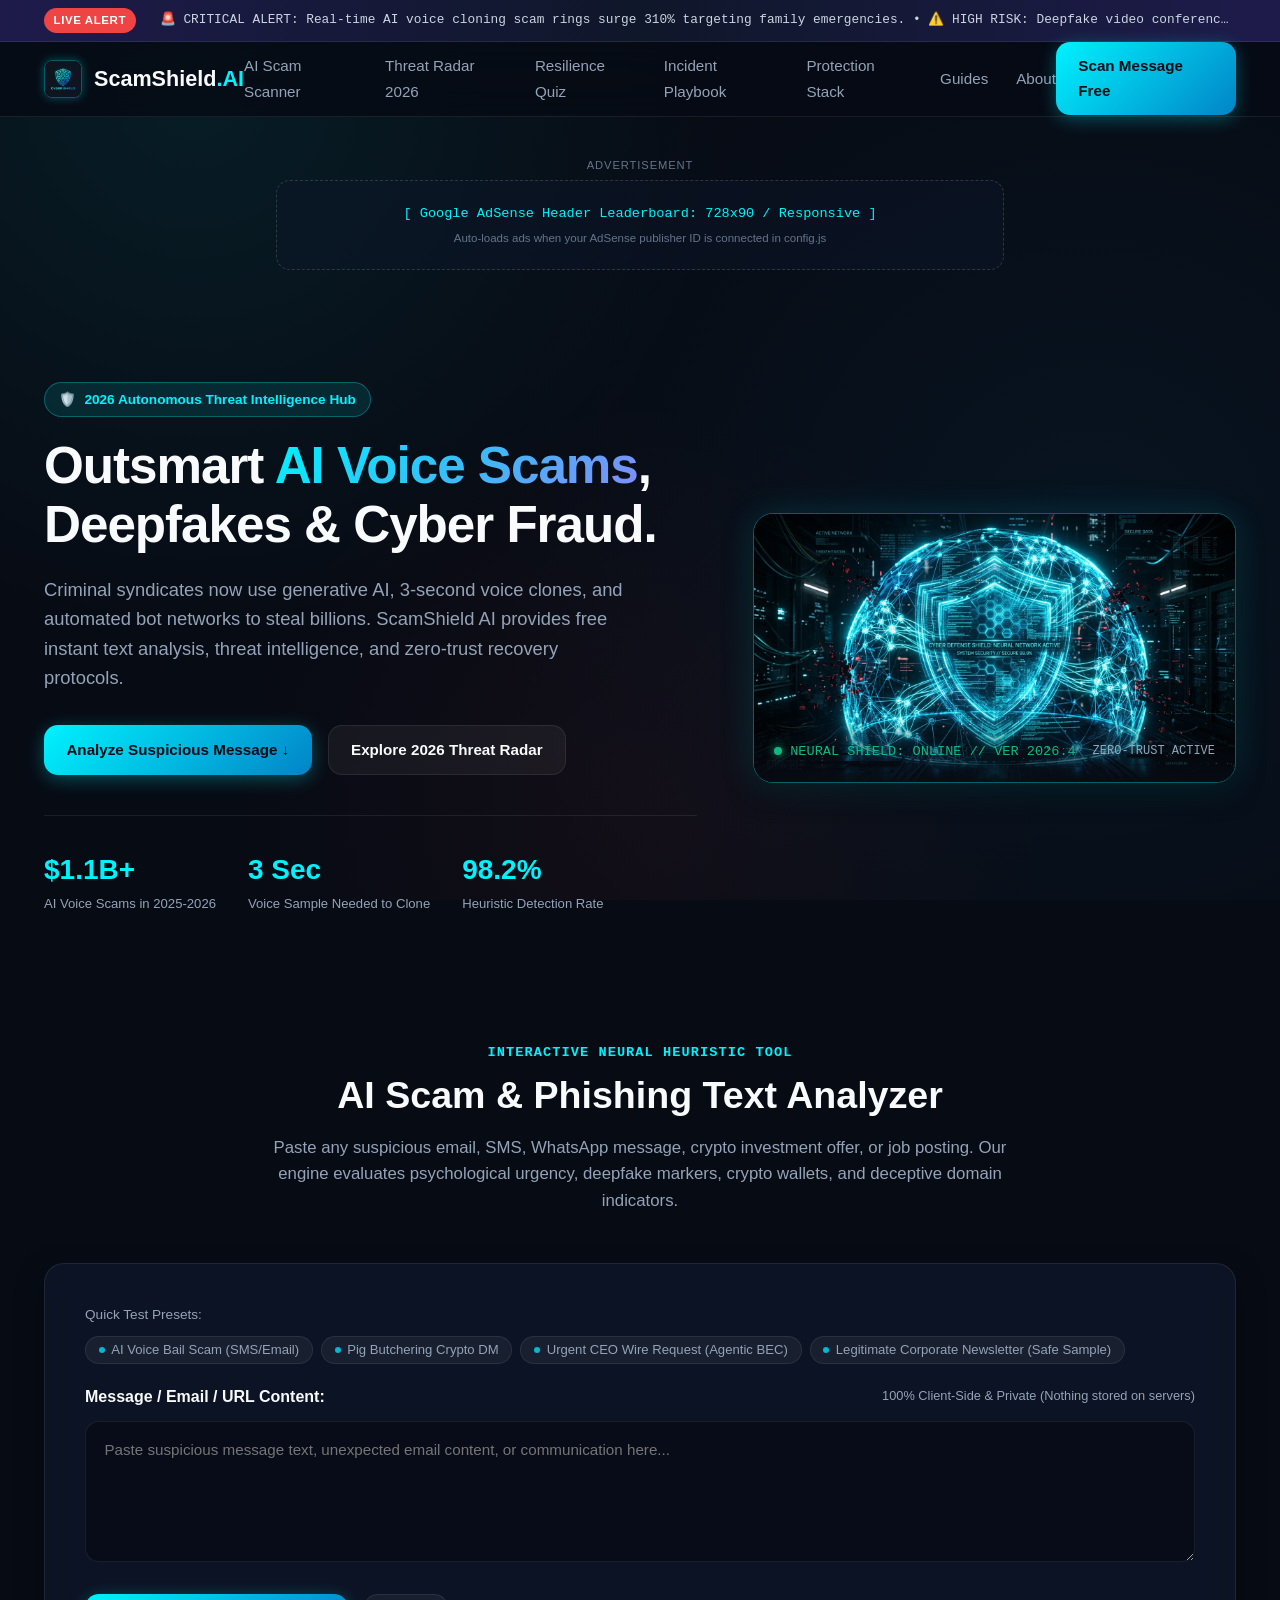
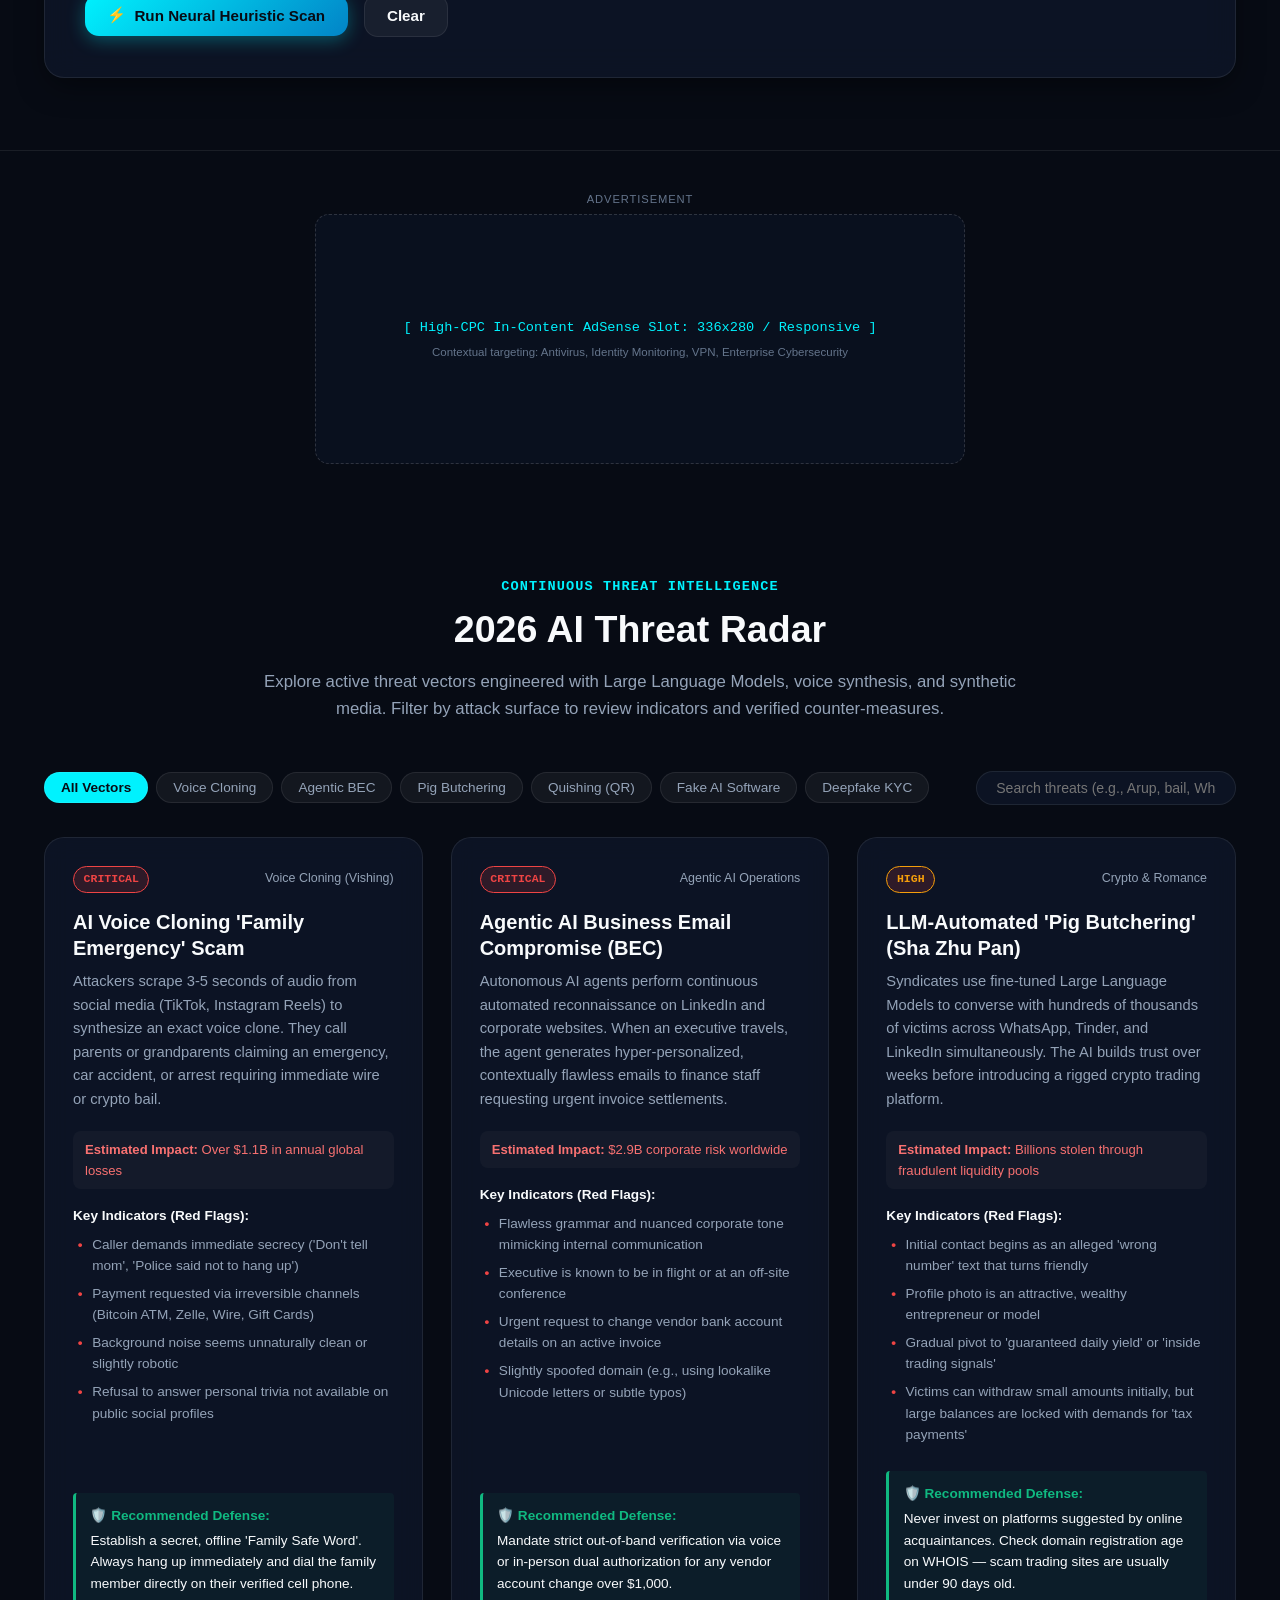
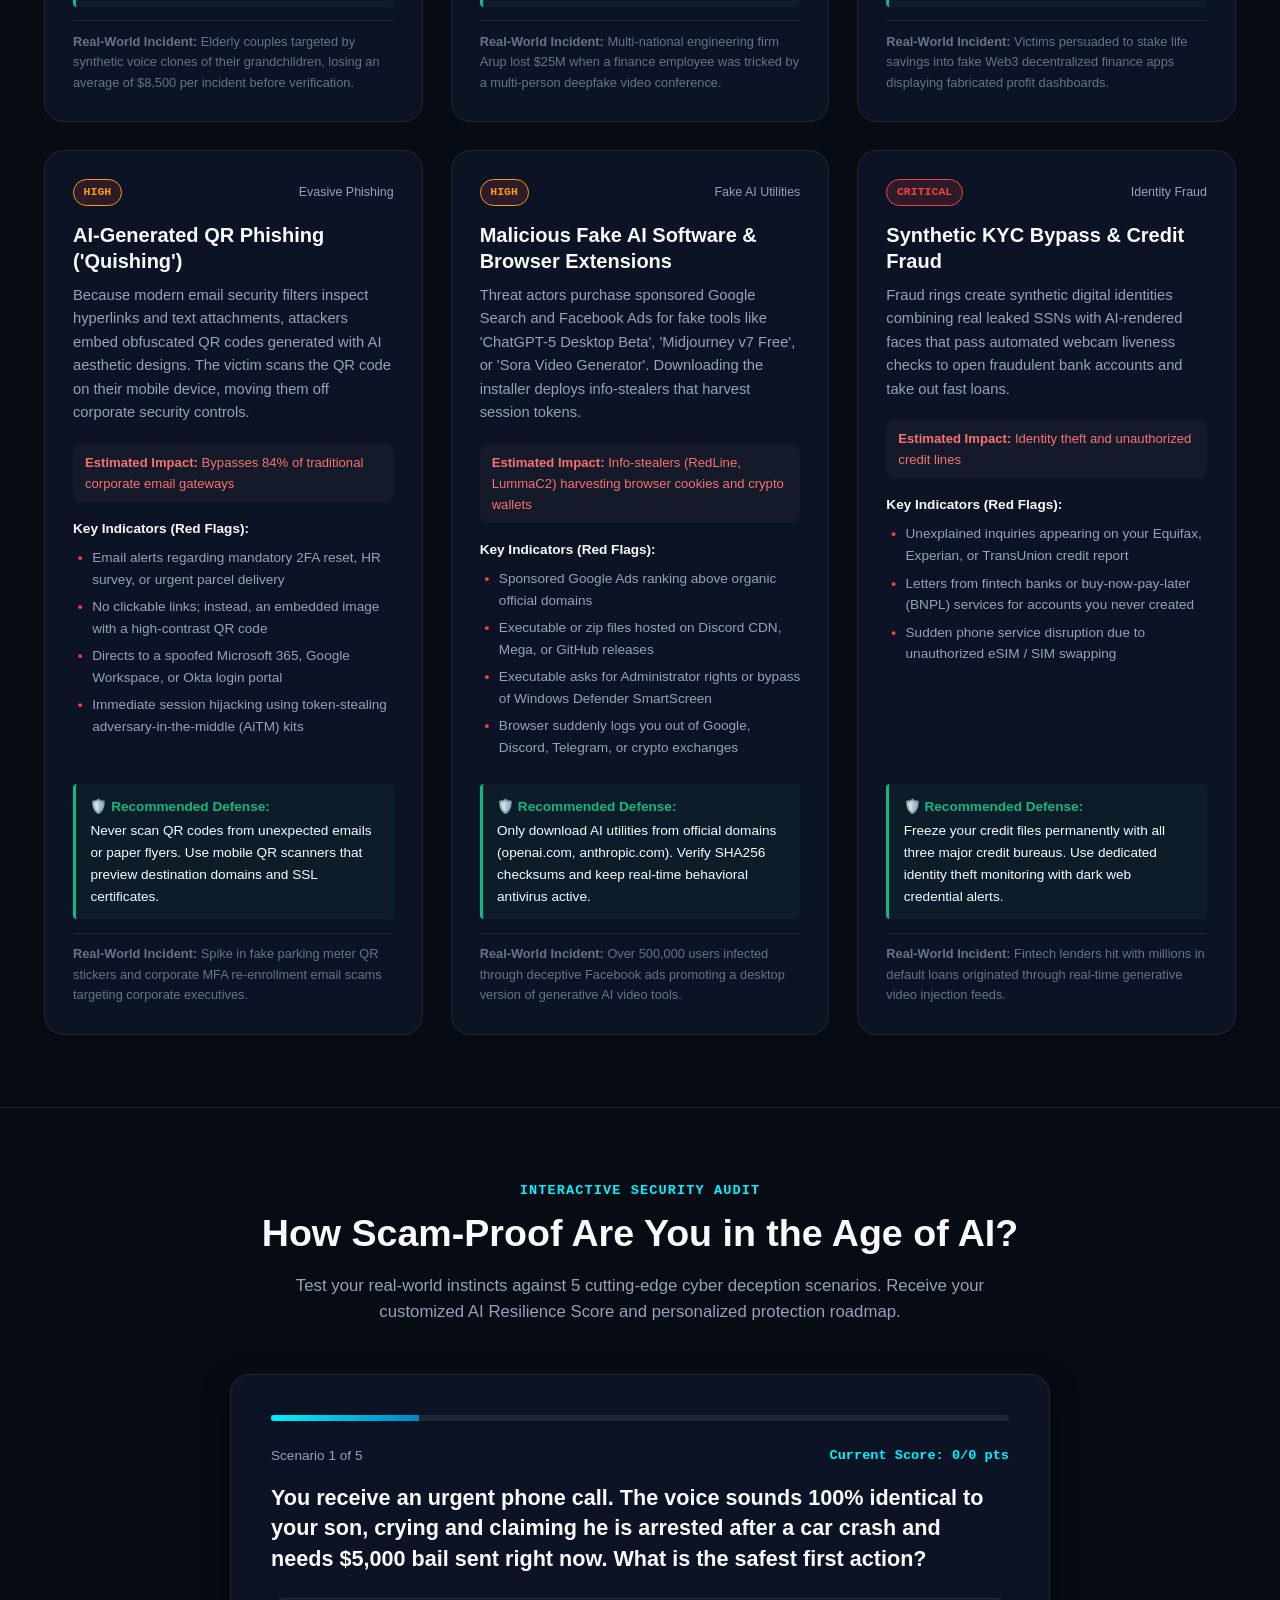
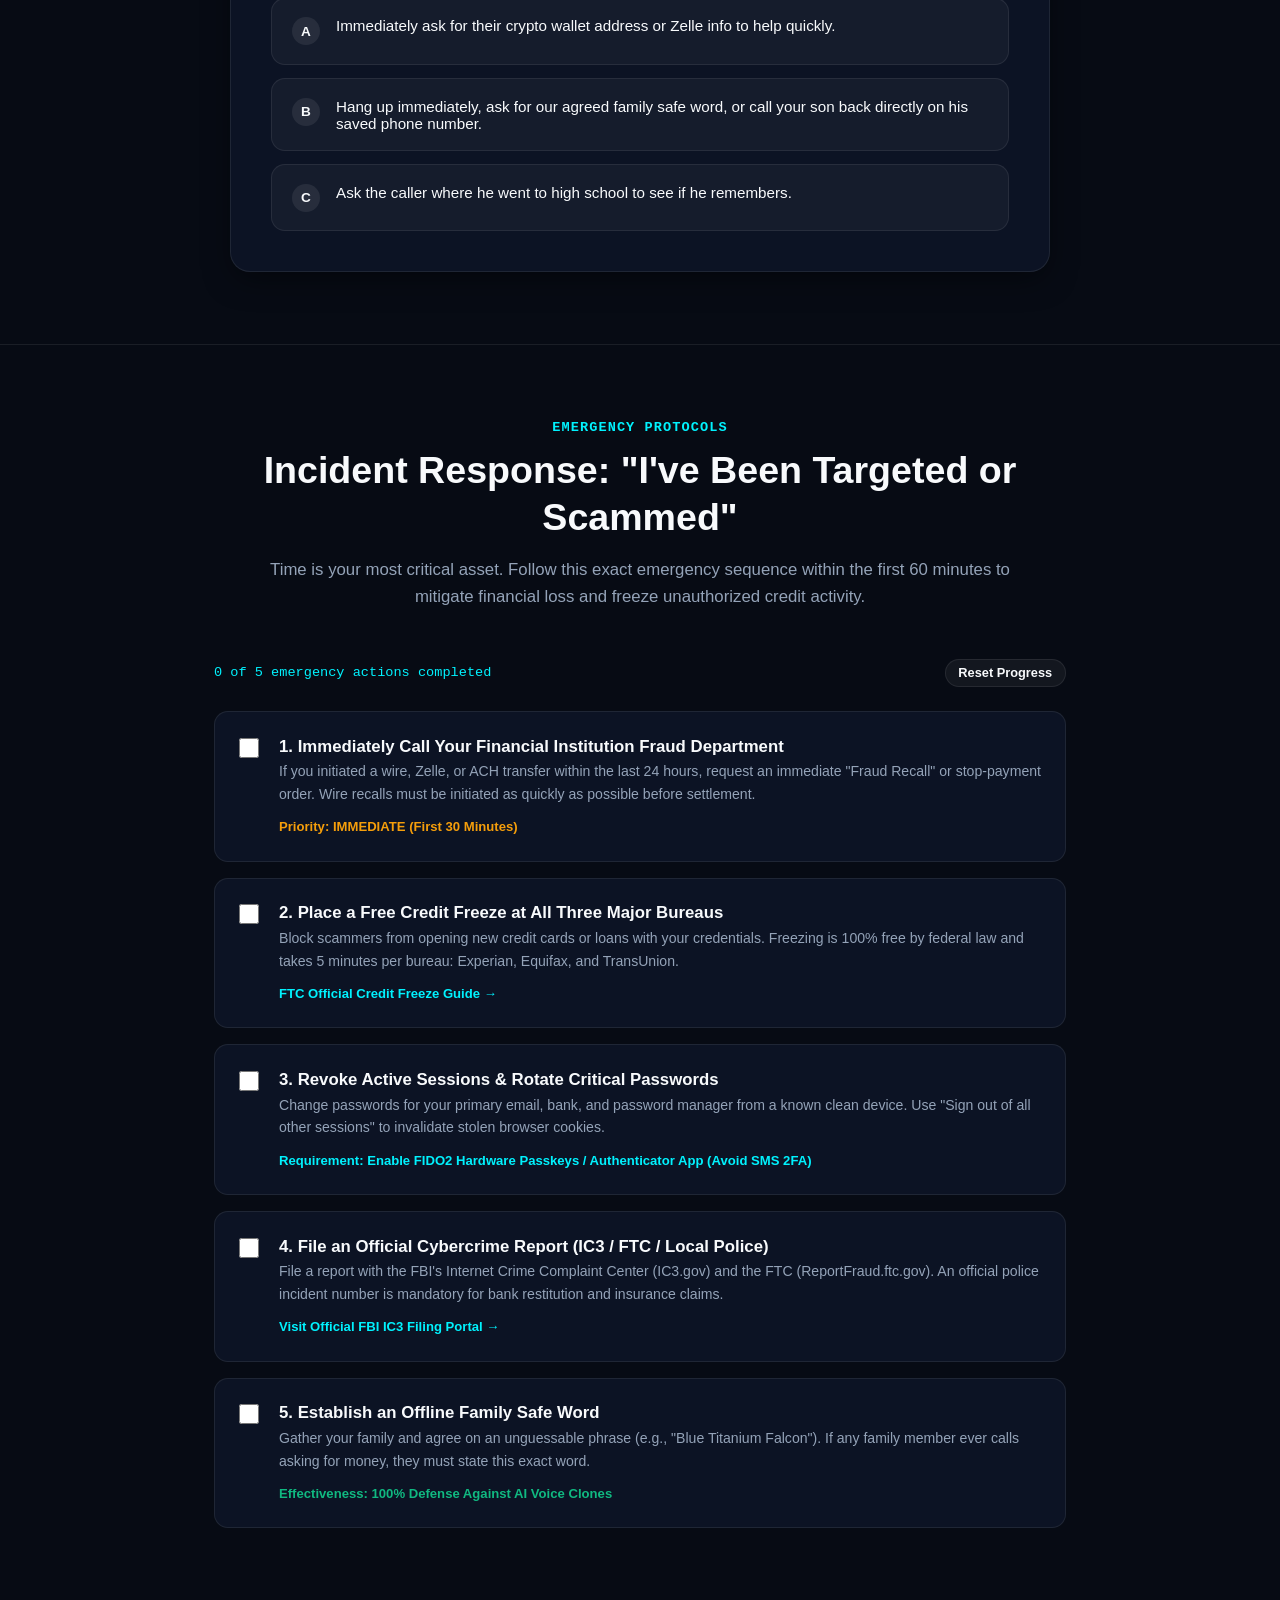
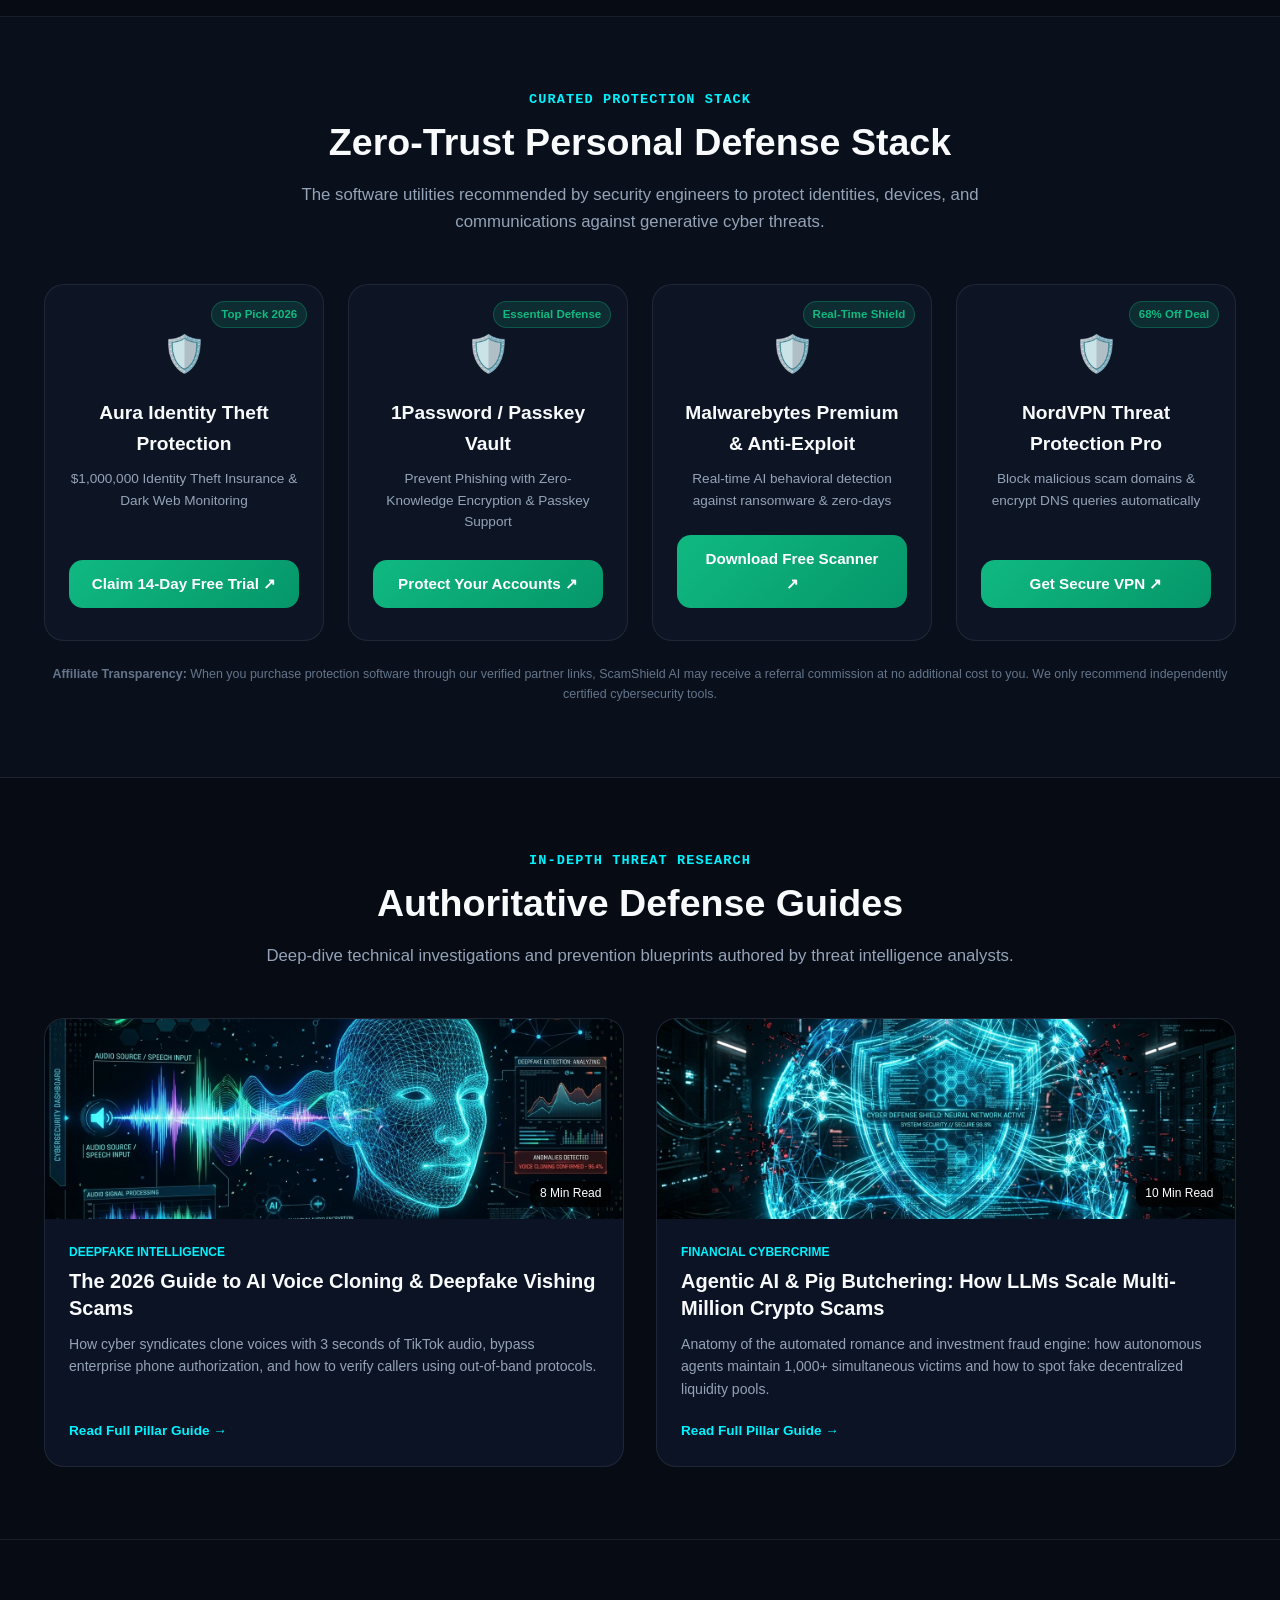
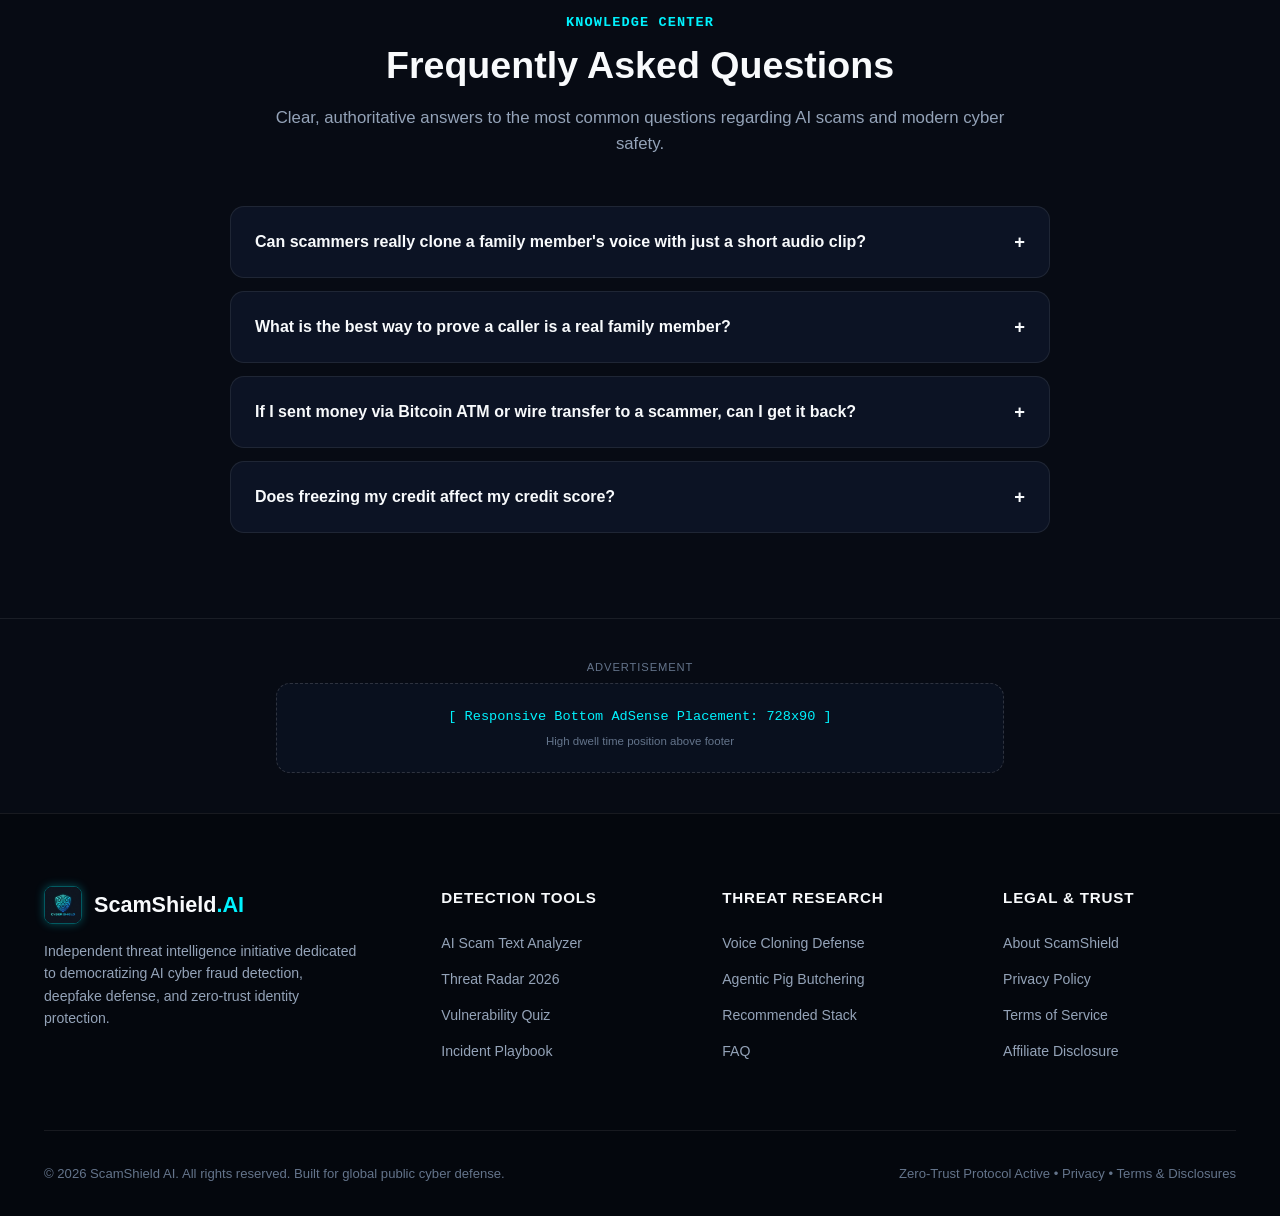
<file: index.html>
<!DOCTYPE html>
<html lang="en">
<head>
  <meta charset="UTF-8">
  <meta name="viewport" content="width=device-width, initial-scale=1.0">
  <title>ScamShield AI | Detect & Prevent AI Voice Cloning, Deepfakes & Cyber Fraud</title>
  
  <!-- SEO & High-CPC Metadata -->
  <meta name="description" content="Free AI Scam & Deepfake Fraud Defense Hub. Analyze suspicious texts, emails, and voice clone scams in real-time. Protect your identity, credit, and finances against 2026 cyber threats.">
  <meta name="keywords" content="AI scam detector, voice cloning scam, deepfake fraud prevention, pig butchering crypto scam, quishing QR phishing, identity theft protection, cyber security defense 2026">
  <meta name="author" content="ScamShield AI Research Labs">
  <meta name="robots" content="index, follow">
  <!-- Impact.com Publisher Verification -->
  <meta name="impact-site-verification" value="5420e932-613b-4a32-92d1-8dbb46332922">

  <!-- Open Graph / Social Sharing -->
  <meta property="og:type" content="website">
  <meta property="og:title" content="ScamShield AI - AI Cyber Fraud Detection & Threat Defense Hub">
  <meta property="og:description" content="Analyze suspicious messages, deepfakes, and AI scams with real-time heuristic intelligence. Stay safe from modern cybercrime.">
  <meta property="og:image" content="assets/images/hero.jpg">
  <meta property="og:url" content="https://scamshieldlab.com">

  <!-- Security Standards Compliance (Rule 2) -->
  <meta http-equiv="Content-Security-Policy" content="default-src 'self'; script-src 'self' 'unsafe-inline' https://pagead2.googlesyndication.com; style-src 'self' 'unsafe-inline' https://fonts.googleapis.com; font-src 'self' https://fonts.gstatic.com; img-src 'self' data: https:; connect-src 'self';">
  <meta http-equiv="X-Content-Type-Options" content="nosniff">
  <meta name="referrer" content="strict-origin-when-cross-origin">

  <!-- Performance Preconnect (Rule 1) -->
  <link rel="preconnect" href="https://fonts.googleapis.com">
  <link rel="preconnect" href="https://fonts.gstatic.com" crossorigin>

  <!-- Stylesheets -->
  <link rel="stylesheet" href="css/styles.css">
  <link rel="icon" type="image/jpeg" href="assets/images/logo.jpg">

  <!-- Configuration & AdSense Loader -->
  <script src="config.js" defer></script>
</head>
<body>

  <!-- Universal Accessibility Skip Link (Rule 4) -->
  <a href="#main-content" class="skip-link">Skip to main content</a>

  <!-- Top Real-Time Threat Alert Ticker -->
  <aside class="site-ticker" aria-label="Live Threat Ticker">
    <div class="container ticker-wrap">
      <span class="ticker-badge">LIVE ALERT</span>
      <div class="ticker-marquee" id="liveThreatTicker">
        Loading real-time cyber intelligence feed...
      </div>
    </div>
  </aside>

  <!-- Navigation Bar -->
  <header class="site-header">
    <div class="container nav-inner">
      <a href="index.html" class="brand-logo" aria-label="ScamShield AI Home">
        <img src="assets/images/logo.jpg" alt="ScamShield AI Logo" class="brand-icon" width="38" height="38" decoding="async">
        <span>ScamShield<span style="color: var(--color-primary)">.AI</span></span>
      </a>

      <nav aria-label="Primary Navigation">
        <ul class="nav-links" id="primaryNavLinks">
          <li><a href="#analyzer">AI Scam Scanner</a></li>
          <li><a href="#threat-radar">Threat Radar 2026</a></li>
          <li><a href="#quiz">Resilience Quiz</a></li>
          <li><a href="#playbook">Incident Playbook</a></li>
          <li><a href="#defense-stack">Protection Stack</a></li>
          <li><a href="#guides">Guides</a></li>
          <li><a href="about.html">About</a></li>
        </ul>
      </nav>

      <div class="nav-actions">
        <a href="#analyzer" class="btn btn-primary">Scan Message Free</a>
        <button type="button" class="mobile-toggle-btn" id="mobileNavToggle" aria-label="Toggle Navigation Menu">&#9776;</button>
      </div>
    </div>
  </header>

  <main id="main-content">
    <!-- Top Responsive AdSense Slot -->
    <div class="container adsense-slot-container" id="adSlotHeader">
      <span class="ad-label">Advertisement</span>
      <div class="ad-slot-box leaderboard">
        <span style="color: var(--color-primary); font-family: var(--font-mono); font-size: 0.85rem;">[ Google AdSense Header Leaderboard: 728x90 / Responsive ]</span>
        <span style="font-size: 0.72rem; color: var(--text-faint); margin-top: 0.25rem;">Auto-loads ads when your AdSense publisher ID is connected in config.js</span>
      </div>
    </div>

    <!-- Hero Section -->
    <section class="hero-section">
      <div class="container hero-grid">
        <div class="hero-copy">
          <div class="hero-pill">
            <span>🛡️</span> 2026 Autonomous Threat Intelligence Hub
          </div>
          <h1 class="hero-title">
            Outsmart <span class="text-gradient">AI Voice Scams</span>, Deepfakes & Cyber Fraud.
          </h1>
          <p class="hero-lead">
            Criminal syndicates now use generative AI, 3-second voice clones, and automated bot networks to steal billions. ScamShield AI provides free instant text analysis, threat intelligence, and zero-trust recovery protocols.
          </p>
          <div class="hero-cta-group" style="display: flex; gap: 1rem; flex-wrap: wrap;">
            <a href="#analyzer" class="btn btn-primary">Analyze Suspicious Message &darr;</a>
            <a href="#threat-radar" class="btn btn-secondary">Explore 2026 Threat Radar</a>
          </div>

          <div class="hero-stats-row">
            <div class="stat-item">
              <div class="stat-num">$1.1B+</div>
              <div class="stat-label">AI Voice Scams in 2025-2026</div>
            </div>
            <div class="stat-item">
              <div class="stat-num">3 Sec</div>
              <div class="stat-label">Voice Sample Needed to Clone</div>
            </div>
            <div class="stat-item">
              <div class="stat-num">98.2%</div>
              <div class="stat-label">Heuristic Detection Rate</div>
            </div>
          </div>
        </div>

        <div class="hero-visual-col">
          <div class="hero-visual-card">
            <img src="assets/images/hero.jpg" alt="ScamShield AI Neural Network Cyber Defense Architecture" class="hero-img" width="640" height="360" decoding="async">
            <div class="hero-visual-overlay">
              <div class="overlay-status">
                <span class="live-dot"></span>
                <span>NEURAL SHIELD: ONLINE // VER 2026.4</span>
              </div>
              <span style="font-size: 0.75rem; color: var(--text-muted); font-family: var(--font-mono);">ZERO-TRUST ACTIVE</span>
            </div>
          </div>
        </div>
      </div>
    </section>

    <!-- SECTION 1: Interactive AI Scam & Phishing Text Analyzer -->
    <section class="section-wrapper" id="analyzer">
      <div class="container">
        <div class="section-header">
          <span class="section-tag">Interactive Neural Heuristic Tool</span>
          <h2 class="section-title">AI Scam & Phishing Text Analyzer</h2>
          <p class="section-description">
            Paste any suspicious email, SMS, WhatsApp message, crypto investment offer, or job posting. Our engine evaluates psychological urgency, deepfake markers, crypto wallets, and deceptive domain indicators.
          </p>
        </div>

        <div class="analyzer-card">
          <!-- Preset Chips -->
          <div class="presets-group">
            <span class="presets-label">Quick Test Presets:</span>
            <div id="presetsContainer" style="display: flex; gap: 0.5rem; flex-wrap: wrap;">
              <!-- Populated by app.js -->
            </div>
          </div>

          <!-- Text Input Area -->
          <div class="analyzer-input-area">
            <div class="analyzer-label-row">
              <label for="scamTextInput" class="analyzer-label">Message / Email / URL Content:</label>
              <span style="font-size: 0.8rem; color: var(--text-muted);">100% Client-Side & Private (Nothing stored on servers)</span>
            </div>
            <textarea id="scamTextInput" class="scam-textarea" placeholder="Paste suspicious message text, unexpected email content, or communication here..." rows="6"></textarea>
          </div>

          <div class="analyzer-actions">
            <button type="button" id="analyzeBtn" class="btn btn-primary">
              <span>⚡</span> Run Neural Heuristic Scan
            </button>
            <button type="button" id="clearTextBtn" class="btn btn-secondary">Clear</button>
          </div>

          <!-- Scanning Indicator -->
          <div id="scanningIndicator" class="scanning-indicator" style="display: none;">
            <div class="spinner"></div>
            <span>Evaluating linguistic urgency, cryptographic addresses & deepfake indicators...</span>
          </div>

          <!-- Results Panel -->
          <div id="analyzerResults" class="analyzer-results-wrapper" style="display: none;">
            <div class="results-score-panel">
              <div class="score-dial-box">
                <div class="score-val" id="analyzerScoreValue">0/100</div>
                <div class="score-label">Threat Risk Index</div>
                <div class="meter-bar">
                  <div class="meter-fill" id="analyzerMeterFill"></div>
                </div>
              </div>
              <div class="score-summary-box">
                <div class="risk-badge-text" id="analyzerRiskLevel">ANALYSIS COMPLETE</div>
                <p class="risk-desc-text" id="analyzerRiskSummary"></p>
              </div>
            </div>

            <div class="flags-container">
              <h3 class="flags-heading">Detailed Threat Breakdown:</h3>
              <div id="analyzerFlagsList"></div>
            </div>

            <div style="margin-top: 1.5rem; padding: 1.25rem; background: rgba(0, 242, 254, 0.05); border: 1px solid rgba(0, 242, 254, 0.2); border-radius: var(--radius-md);">
              <h4 style="color: var(--color-primary); font-size: 0.95rem; margin-bottom: 0.35rem;">🛡️ Immediate Recommended Action:</h4>
              <p style="font-size: 0.88rem; color: var(--text-muted); margin: 0;">
                If funds or passwords were requested, <strong>STOP ALL CONTACT</strong>. Do not click links or wire currency. Confirm the person's identity directly via an out-of-band phone call on their verified personal line.
              </p>
            </div>
          </div>
        </div>
      </div>
    </section>

    <!-- In-Content Responsive AdSense Slot 2 -->
    <div class="container adsense-slot-container">
      <span class="ad-label">Advertisement</span>
      <div class="ad-slot-box in-content">
        <span style="color: var(--color-primary); font-family: var(--font-mono); font-size: 0.85rem;">[ High-CPC In-Content AdSense Slot: 336x280 / Responsive ]</span>
        <span style="font-size: 0.72rem; color: var(--text-faint); margin-top: 0.25rem;">Contextual targeting: Antivirus, Identity Monitoring, VPN, Enterprise Cybersecurity</span>
      </div>
    </div>

    <!-- SECTION 2: 2026 AI Threat Radar Database -->
    <section class="section-wrapper" id="threat-radar">
      <div class="container">
        <div class="section-header">
          <span class="section-tag">Continuous Threat Intelligence</span>
          <h2 class="section-title">2026 AI Threat Radar</h2>
          <p class="section-description">
            Explore active threat vectors engineered with Large Language Models, voice synthesis, and synthetic media. Filter by attack surface to review indicators and verified counter-measures.
          </p>
        </div>

        <div class="threat-controls">
          <div class="threat-filter-tabs">
            <button type="button" class="threat-filter-tab active" data-filter="all">All Vectors</button>
            <button type="button" class="threat-filter-tab" data-filter="voice">Voice Cloning</button>
            <button type="button" class="threat-filter-tab" data-filter="agentic">Agentic BEC</button>
            <button type="button" class="threat-filter-tab" data-filter="crypto">Pig Butchering</button>
            <button type="button" class="threat-filter-tab" data-filter="phishing">Quishing (QR)</button>
            <button type="button" class="threat-filter-tab" data-filter="malware">Fake AI Software</button>
            <button type="button" class="threat-filter-tab" data-filter="deepfake">Deepfake KYC</button>
          </div>

          <div class="threat-search-box">
            <input type="text" id="threatSearchInput" class="threat-search-input" placeholder="Search threats (e.g., Arup, bail, WhatsApp)...">
          </div>
        </div>

        <div class="threat-grid" id="threatCardsGrid">
          <!-- Populated by app.js from THREAT_DATABASE -->
        </div>
      </div>
    </section>

    <!-- SECTION 3: Interactive "How Scam-Proof Are You?" Quiz -->
    <section class="section-wrapper" id="quiz">
      <div class="container">
        <div class="section-header">
          <span class="section-tag">Interactive Security Audit</span>
          <h2 class="section-title">How Scam-Proof Are You in the Age of AI?</h2>
          <p class="section-description">
            Test your real-world instincts against 5 cutting-edge cyber deception scenarios. Receive your customized AI Resilience Score and personalized protection roadmap.
          </p>
        </div>

        <div class="quiz-wrapper-card" id="quizContainer">
          <!-- Populated dynamically by app.js -->
        </div>
      </div>
    </section>

    <!-- SECTION 4: Emergency Incident Response Checklist (Playbook) -->
    <section class="section-wrapper" id="playbook">
      <div class="container playbook-container">
        <div class="section-header">
          <span class="section-tag">Emergency Protocols</span>
          <h2 class="section-title">Incident Response: "I've Been Targeted or Scammed"</h2>
          <p class="section-description">
            Time is your most critical asset. Follow this exact emergency sequence within the first 60 minutes to mitigate financial loss and freeze unauthorized credit activity.
          </p>
        </div>

        <div class="playbook-header-row">
          <span class="playbook-progress-counter" id="playbookProgressText">0 of 5 emergency actions completed</span>
          <button type="button" id="resetPlaybookBtn" class="btn btn-secondary" style="font-size: 0.8rem; padding: 0.35rem 0.8rem;">Reset Progress</button>
        </div>

        <div class="playbook-steps-list">
          <div class="playbook-step-card">
            <div class="playbook-checkbox-wrapper">
              <input type="checkbox" class="incident-task-checkbox" data-task-id="freeze-bank" id="task1">
            </div>
            <div class="playbook-step-info">
              <label for="task1" class="playbook-step-title">1. Immediately Call Your Financial Institution Fraud Department</label>
              <p class="playbook-step-desc">
                If you initiated a wire, Zelle, or ACH transfer within the last 24 hours, request an immediate "Fraud Recall" or stop-payment order. Wire recalls must be initiated as quickly as possible before settlement.
              </p>
              <span class="playbook-step-link" style="color: var(--color-warning);">Priority: IMMEDIATE (First 30 Minutes)</span>
            </div>
          </div>

          <div class="playbook-step-card">
            <div class="playbook-checkbox-wrapper">
              <input type="checkbox" class="incident-task-checkbox" data-task-id="freeze-credit" id="task2">
            </div>
            <div class="playbook-step-info">
              <label for="task2" class="playbook-step-title">2. Place a Free Credit Freeze at All Three Major Bureaus</label>
              <p class="playbook-step-desc">
                Block scammers from opening new credit cards or loans with your credentials. Freezing is 100% free by federal law and takes 5 minutes per bureau: Experian, Equifax, and TransUnion.
              </p>
              <a href="https://www.consumer.ftc.gov/articles/what-know-about-credit-freezes-fraud-alerts" target="_blank" rel="noopener" class="playbook-step-link">FTC Official Credit Freeze Guide &rarr;</a>
            </div>
          </div>

          <div class="playbook-step-card">
            <div class="playbook-checkbox-wrapper">
              <input type="checkbox" class="incident-task-checkbox" data-task-id="rotate-passwords" id="task3">
            </div>
            <div class="playbook-step-info">
              <label for="task3" class="playbook-step-title">3. Revoke Active Sessions & Rotate Critical Passwords</label>
              <p class="playbook-step-desc">
                Change passwords for your primary email, bank, and password manager from a known clean device. Use "Sign out of all other sessions" to invalidate stolen browser cookies.
              </p>
              <span class="playbook-step-link" style="color: var(--color-primary);">Requirement: Enable FIDO2 Hardware Passkeys / Authenticator App (Avoid SMS 2FA)</span>
            </div>
          </div>

          <div class="playbook-step-card">
            <div class="playbook-checkbox-wrapper">
              <input type="checkbox" class="incident-task-checkbox" data-task-id="report-ic3" id="task4">
            </div>
            <div class="playbook-step-info">
              <label for="task4" class="playbook-step-title">4. File an Official Cybercrime Report (IC3 / FTC / Local Police)</label>
              <p class="playbook-step-desc">
                File a report with the FBI's Internet Crime Complaint Center (IC3.gov) and the FTC (ReportFraud.ftc.gov). An official police incident number is mandatory for bank restitution and insurance claims.
              </p>
              <a href="https://www.ic3.gov" target="_blank" rel="noopener" class="playbook-step-link">Visit Official FBI IC3 Filing Portal &rarr;</a>
            </div>
          </div>

          <div class="playbook-step-card">
            <div class="playbook-checkbox-wrapper">
              <input type="checkbox" class="incident-task-checkbox" data-task-id="offline-family-code" id="task5">
            </div>
            <div class="playbook-step-info">
              <label for="task5" class="playbook-step-title">5. Establish an Offline Family Safe Word</label>
              <p class="playbook-step-desc">
                Gather your family and agree on an unguessable phrase (e.g., "Blue Titanium Falcon"). If any family member ever calls asking for money, they must state this exact word.
              </p>
              <span class="playbook-step-link" style="color: var(--color-success);">Effectiveness: 100% Defense Against AI Voice Clones</span>
            </div>
          </div>
        </div>
      </div>
    </section>

    <!-- SECTION 5: High-Revenue Cybersecurity Affiliate Defense Stack -->
    <section class="section-wrapper" id="defense-stack" style="background: rgba(14, 23, 38, 0.4);">
      <div class="container">
        <div class="section-header">
          <span class="section-tag">Curated Protection Stack</span>
          <h2 class="section-title">Zero-Trust Personal Defense Stack</h2>
          <p class="section-description">
            The software utilities recommended by security engineers to protect identities, devices, and communications against generative cyber threats.
          </p>
        </div>

        <div class="affiliate-stack-grid" id="affiliateCardsRow">
          <!-- Populated from SITE_CONFIG.affiliates by app.js -->
        </div>

        <div class="affiliate-disclosure-note">
          <p><strong>Affiliate Transparency:</strong> When you purchase protection software through our verified partner links, ScamShield AI may receive a referral commission at no additional cost to you. We only recommend independently certified cybersecurity tools.</p>
        </div>
      </div>
    </section>

    <!-- SECTION 6: High-CPC SEO Pillar Knowledge Guides -->
    <section class="section-wrapper" id="guides">
      <div class="container">
        <div class="section-header">
          <span class="section-tag">In-Depth Threat Research</span>
          <h2 class="section-title">Authoritative Defense Guides</h2>
          <p class="section-description">
            Deep-dive technical investigations and prevention blueprints authored by threat intelligence analysts.
          </p>
        </div>

        <div class="guides-grid">
          <!-- Guide 1 -->
          <article class="guide-card">
            <div class="guide-thumb-wrap">
              <img src="assets/images/deepfake.jpg" alt="AI Voice Cloning Waveform and Facial Wireframe Analysis" class="guide-thumb" width="400" height="200" loading="lazy" decoding="async">
              <span class="guide-read-time">8 Min Read</span>
            </div>
            <div class="guide-card-content">
              <span class="guide-tag">Deepfake Intelligence</span>
              <h3 class="guide-title"><a href="guide-voice-cloning.html">The 2026 Guide to AI Voice Cloning & Deepfake Vishing Scams</a></h3>
              <p class="guide-excerpt">
                How cyber syndicates clone voices with 3 seconds of TikTok audio, bypass enterprise phone authorization, and how to verify callers using out-of-band protocols.
              </p>
              <a href="guide-voice-cloning.html" class="guide-footer-link">Read Full Pillar Guide &rarr;</a>
            </div>
          </article>

          <!-- Guide 2 -->
          <article class="guide-card">
            <div class="guide-thumb-wrap">
              <img src="assets/images/hero.jpg" alt="Autonomous AI Operations and Pig Butchering Networks" class="guide-thumb" width="400" height="200" loading="lazy" decoding="async">
              <span class="guide-read-time">10 Min Read</span>
            </div>
            <div class="guide-card-content">
              <span class="guide-tag">Financial Cybercrime</span>
              <h3 class="guide-title"><a href="guide-pig-butchering.html">Agentic AI & Pig Butchering: How LLMs Scale Multi-Million Crypto Scams</a></h3>
              <p class="guide-excerpt">
                Anatomy of the automated romance and investment fraud engine: how autonomous agents maintain 1,000+ simultaneous victims and how to spot fake decentralized liquidity pools.
              </p>
              <a href="guide-pig-butchering.html" class="guide-footer-link">Read Full Pillar Guide &rarr;</a>
            </div>
          </article>
        </div>
      </div>
    </section>

    <!-- SECTION 7: Frequently Asked Questions -->
    <section class="section-wrapper" id="faq">
      <div class="container">
        <div class="section-header">
          <span class="section-tag">Knowledge Center</span>
          <h2 class="section-title">Frequently Asked Questions</h2>
          <p class="section-description">
            Clear, authoritative answers to the most common questions regarding AI scams and modern cyber safety.
          </p>
        </div>

        <div class="faq-list">
          <div class="faq-item">
            <div class="faq-item-header">
              <span>Can scammers really clone a family member's voice with just a short audio clip?</span>
              <span class="faq-toggle-icon">+</span>
            </div>
            <div class="faq-item-body">
              <p>Yes. Modern neural voice synthesis models (such as VALL-E, ElevenLabs, and open-source equivalents) require as little as 3 seconds of clear reference audio to replicate pitch, cadence, and emotional inflection. Attackers obtain this audio from public social media videos, voicemail greetings, or brief scam pretext calls.</p>
            </div>
          </div>

          <div class="faq-item">
            <div class="faq-item-header">
              <span>What is the best way to prove a caller is a real family member?</span>
              <span class="faq-toggle-icon">+</span>
            </div>
            <div class="faq-item-body">
              <p>The only foolproof defense is an <strong>offline Family Safe Word</strong> or pre-shared secret code phrase that is never spoken in front of smart speakers or posted online. Alternatively, immediately hang up and dial that person back on their verified saved cell number.</p>
            </div>
          </div>

          <div class="faq-item">
            <div class="faq-item-header">
              <span>If I sent money via Bitcoin ATM or wire transfer to a scammer, can I get it back?</span>
              <span class="faq-toggle-icon">+</span>
            </div>
            <div class="faq-item-body">
              <p>Cryptocurrency transactions on blockchains are mathematically immutable and cannot be reversed by any authority. Beware of "Crypto Recovery Services" on Instagram or Telegram; virtually 100% of these services are secondary 'recovery scams' that steal additional fees. For wire transfers, if reported within 24 hours, bank fraud desks can occasionally freeze funds before final foreign clearing.</p>
            </div>
          </div>

          <div class="faq-item">
            <div class="faq-item-header">
              <span>Does freezing my credit affect my credit score?</span>
              <span class="faq-toggle-icon">+</span>
            </div>
            <div class="faq-item-body">
              <p>No. Freezing your credit files has zero impact on your credit score, does not prevent you from using existing credit cards, and is completely free under federal law. You can temporarily lift ("thaw") the freeze in minutes whenever you legitimately apply for a mortgage, loan, or credit card.</p>
            </div>
          </div>
        </div>
      </div>
    </section>

    <!-- Bottom Responsive AdSense Slot -->
    <div class="container adsense-slot-container">
      <span class="ad-label">Advertisement</span>
      <div class="ad-slot-box leaderboard">
        <span style="color: var(--color-primary); font-family: var(--font-mono); font-size: 0.85rem;">[ Responsive Bottom AdSense Placement: 728x90 ]</span>
        <span style="font-size: 0.72rem; color: var(--text-faint); margin-top: 0.25rem;">High dwell time position above footer</span>
      </div>
    </div>
  </main>

  <!-- Site Footer -->
  <footer class="site-footer">
    <div class="container">
      <div class="footer-grid">
        <div class="footer-brand-col">
          <a href="index.html" class="brand-logo">
            <img src="assets/images/logo.jpg" alt="ScamShield AI" class="brand-icon">
            <span>ScamShield<span style="color: var(--color-primary)">.AI</span></span>
          </a>
          <p class="footer-brand-desc">
            Independent threat intelligence initiative dedicated to democratizing AI cyber fraud detection, deepfake defense, and zero-trust identity protection.
          </p>
        </div>

        <div class="footer-col">
          <h4 class="footer-col-title">Detection Tools</h4>
          <ul class="footer-nav-list">
            <li><a href="#analyzer">AI Scam Text Analyzer</a></li>
            <li><a href="#threat-radar">Threat Radar 2026</a></li>
            <li><a href="#quiz">Vulnerability Quiz</a></li>
            <li><a href="#playbook">Incident Playbook</a></li>
          </ul>
        </div>

        <div class="footer-col">
          <h4 class="footer-col-title">Threat Research</h4>
          <ul class="footer-nav-list">
            <li><a href="guide-voice-cloning.html">Voice Cloning Defense</a></li>
            <li><a href="guide-pig-butchering.html">Agentic Pig Butchering</a></li>
            <li><a href="#defense-stack">Recommended Stack</a></li>
            <li><a href="#faq">FAQ</a></li>
          </ul>
        </div>

        <div class="footer-col">
          <h4 class="footer-col-title">Legal & Trust</h4>
          <ul class="footer-nav-list">
            <li><a href="about.html">About ScamShield</a></li>
            <li><a href="privacy.html">Privacy Policy</a></li>
            <li><a href="terms.html">Terms of Service</a></li>
            <li><a href="terms.html#affiliate-disclosure">Affiliate Disclosure</a></li>
          </ul>
        </div>
      </div>

      <div class="footer-bottom-bar">
        <div>&copy; 2026 ScamShield AI. All rights reserved. Built for global public cyber defense.</div>
        <div>
          <span>Zero-Trust Protocol Active</span> &bull; 
          <a href="privacy.html" style="color: var(--text-faint);">Privacy</a> &bull; 
          <a href="terms.html" style="color: var(--text-faint);">Terms & Disclosures</a>
        </div>
      </div>
    </div>
  </footer>

  <!-- Scripts -->
  <script src="js/threat-data.js"></script>
  <script src="js/app.js"></script>
</body>
</html>
</file>
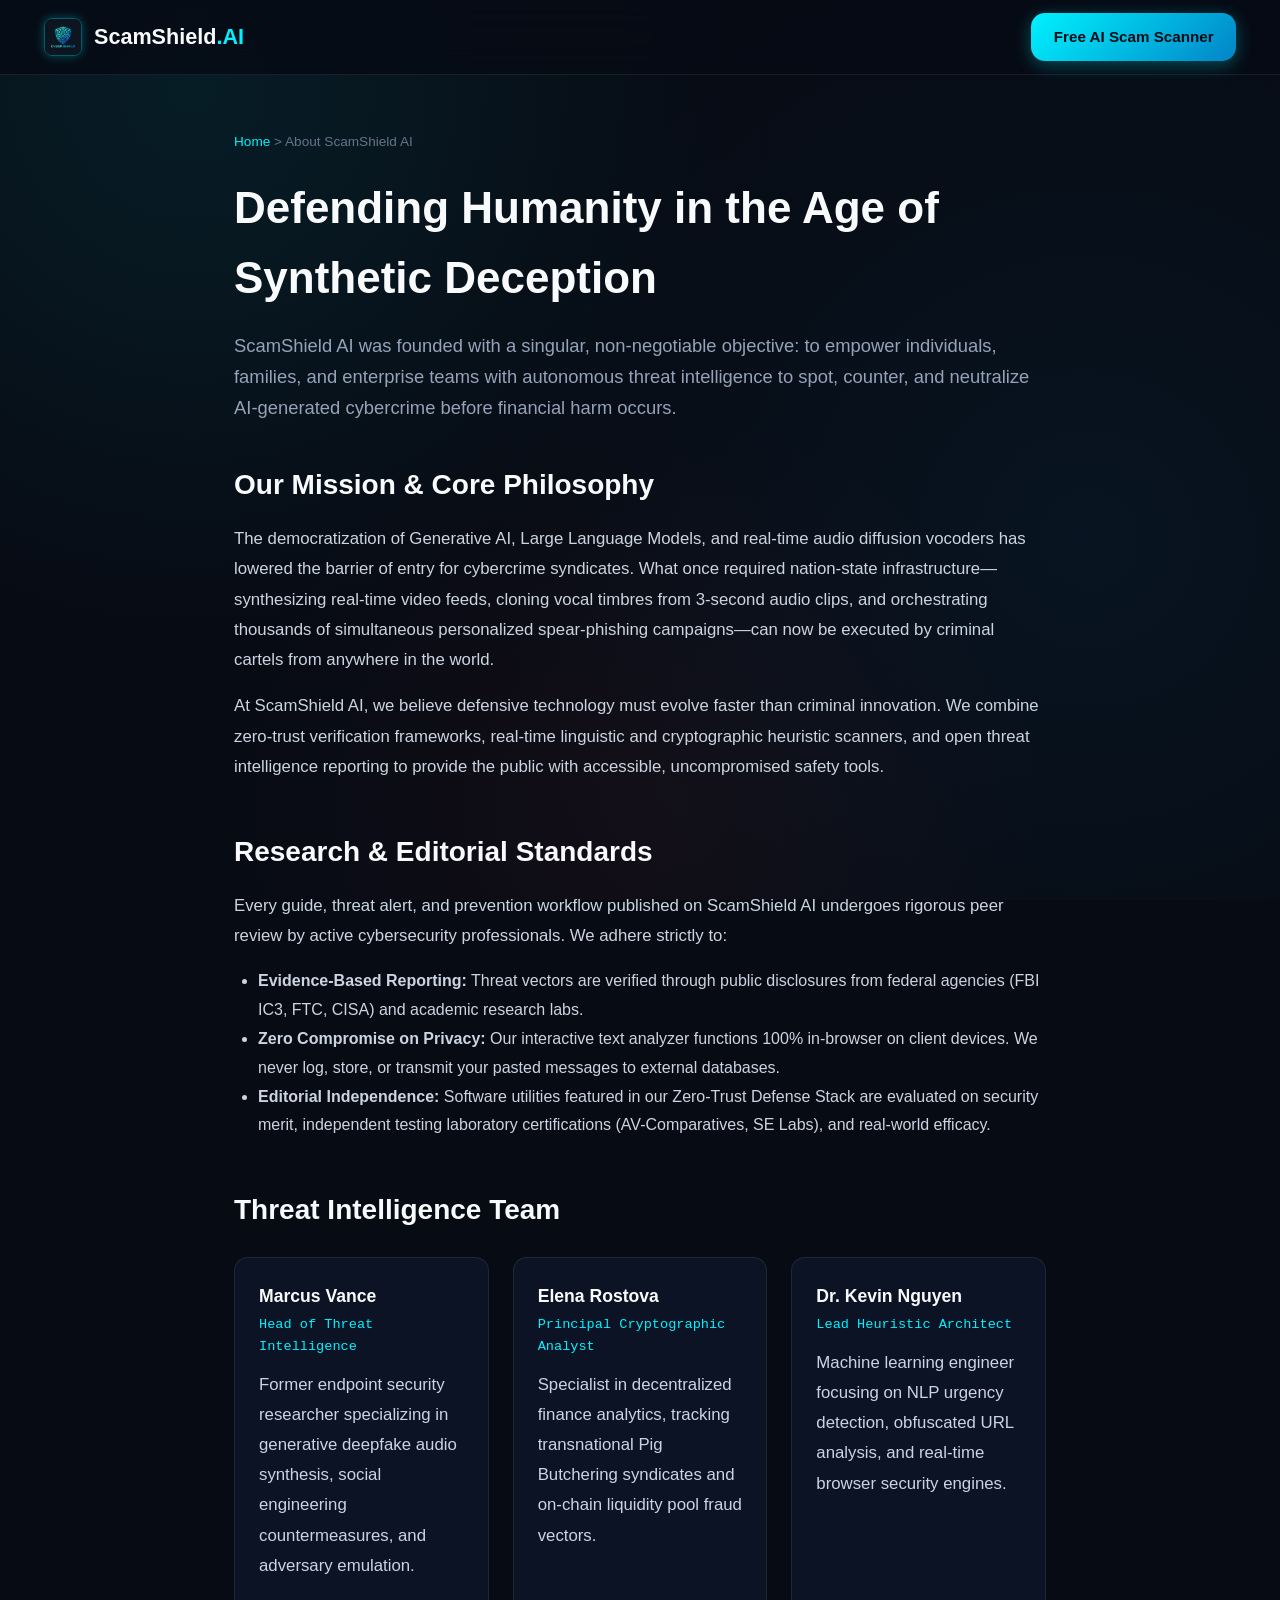
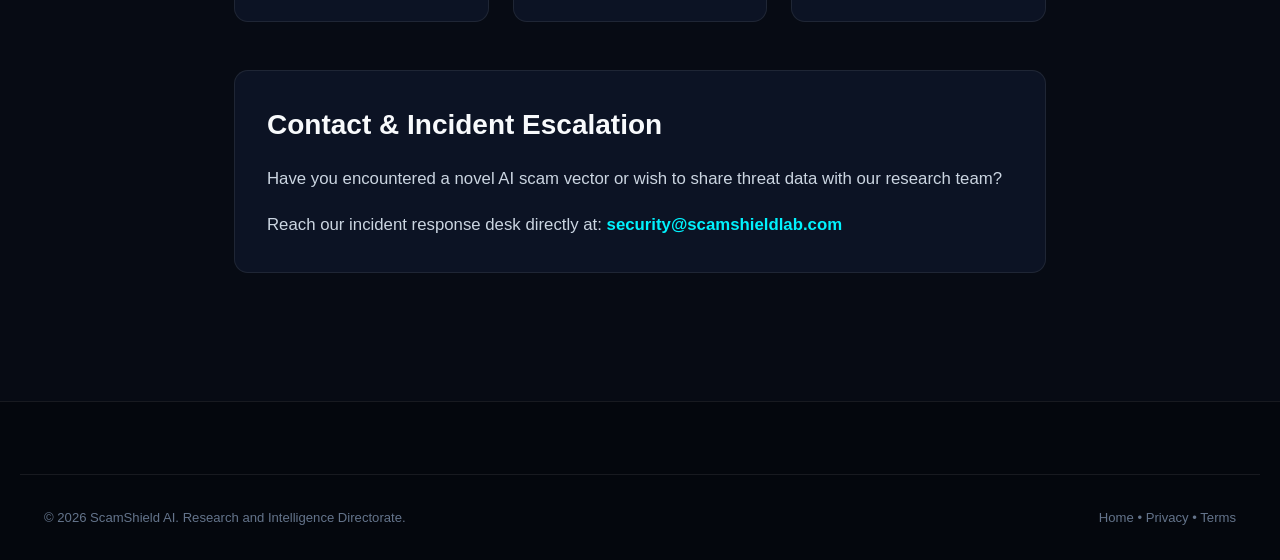
<file: about.html>
<!DOCTYPE html>
<html lang="en">
<head>
  <meta charset="UTF-8">
  <meta name="viewport" content="width=device-width, initial-scale=1.0">
  <title>About ScamShield AI | Mission, Threat Research & Editorial Standards</title>
  
  <meta name="description" content="Learn about ScamShield AI's mission to protect individuals and businesses against generative AI voice cloning, deepfakes, and automated cyber fraud.">
  <!-- Security Standards Compliance (Rule 2) -->
  <meta http-equiv="Content-Security-Policy" content="default-src 'self'; script-src 'self' 'unsafe-inline' https://pagead2.googlesyndication.com; style-src 'self' 'unsafe-inline' https://fonts.googleapis.com; font-src 'self' https://fonts.gstatic.com; img-src 'self' data: https:; connect-src 'self';">
  <meta http-equiv="X-Content-Type-Options" content="nosniff">
  <meta name="referrer" content="strict-origin-when-cross-origin">

  <!-- Performance Preconnect (Rule 1) -->
  <link rel="preconnect" href="https://fonts.googleapis.com">
  <link rel="preconnect" href="https://fonts.gstatic.com" crossorigin>

  <link rel="stylesheet" href="css/styles.css">
  <link rel="icon" type="image/jpeg" href="assets/images/logo.jpg">
  <script src="config.js" defer></script>

  <style>
    .page-container {
      max-width: 860px;
      margin: 0 auto;
      padding: 3.5rem 1.5rem 5rem;
    }
    .page-title {
      font-family: var(--font-heading);
      font-size: 2.75rem;
      font-weight: 800;
      margin-bottom: 1rem;
    }
    .page-lead {
      font-size: 1.15rem;
      color: var(--text-muted);
      margin-bottom: 2.5rem;
      line-height: 1.7;
    }
    .about-section {
      margin-bottom: 3rem;
    }
    .about-section h2 {
      font-family: var(--font-heading);
      font-size: 1.75rem;
      margin-bottom: 1rem;
      color: var(--text-main);
    }
    .about-section p {
      font-size: 1.05rem;
      color: #CBD5E1;
      line-height: 1.8;
      margin-bottom: 1rem;
    }
    .team-grid {
      display: grid;
      grid-template-columns: repeat(auto-fit, minmax(240px, 1fr));
      gap: 1.5rem;
      margin-top: 1.5rem;
    }
    .team-card {
      background: var(--bg-card);
      border: 1px solid var(--border-glass);
      border-radius: var(--radius-md);
      padding: 1.5rem;
    }
    .team-name {
      font-weight: 700;
      font-size: 1.1rem;
      margin-bottom: 0.25rem;
      color: var(--text-main);
    }
    .team-role {
      font-size: 0.85rem;
      color: var(--color-primary);
      margin-bottom: 0.75rem;
      font-family: var(--font-mono);
    }
    .team-bio {
      font-size: 0.88rem;
      color: var(--text-muted);
      line-height: 1.5;
    }
  </style>
</head>
<body>

  <!-- Universal Accessibility Skip Link (Rule 4) -->
  <a href="#main-content" class="skip-link">Skip to main content</a>

  <!-- Site Header -->
  <header class="site-header">
    <div class="container nav-inner">
      <a href="index.html" class="brand-logo" aria-label="ScamShield AI Home">
        <img src="assets/images/logo.jpg" alt="ScamShield AI Logo" class="brand-icon" width="38" height="38" decoding="async">
        <span>ScamShield<span style="color: var(--color-primary)">.AI</span></span>
      </a>
      <div class="nav-actions">
        <a href="index.html#analyzer" class="btn btn-primary">Free AI Scam Scanner</a>
      </div>
    </div>
  </header>

  <main class="page-container" id="main-content">
    <div style="font-size: 0.85rem; color: var(--text-faint); margin-bottom: 1.25rem;">
      <a href="index.html">Home</a> &gt; <span>About ScamShield AI</span>
    </div>

    <h1 class="page-title">Defending Humanity in the Age of Synthetic Deception</h1>
    <p class="page-lead">
      ScamShield AI was founded with a singular, non-negotiable objective: to empower individuals, families, and enterprise teams with autonomous threat intelligence to spot, counter, and neutralize AI-generated cybercrime before financial harm occurs.
    </p>

    <section class="about-section">
      <h2>Our Mission & Core Philosophy</h2>
      <p>
        The democratization of Generative AI, Large Language Models, and real-time audio diffusion vocoders has lowered the barrier of entry for cybercrime syndicates. What once required nation-state infrastructure—synthesizing real-time video feeds, cloning vocal timbres from 3-second audio clips, and orchestrating thousands of simultaneous personalized spear-phishing campaigns—can now be executed by criminal cartels from anywhere in the world.
      </p>
      <p>
        At ScamShield AI, we believe defensive technology must evolve faster than criminal innovation. We combine zero-trust verification frameworks, real-time linguistic and cryptographic heuristic scanners, and open threat intelligence reporting to provide the public with accessible, uncompromised safety tools.
      </p>
    </section>

    <section class="about-section">
      <h2>Research & Editorial Standards</h2>
      <p>
        Every guide, threat alert, and prevention workflow published on ScamShield AI undergoes rigorous peer review by active cybersecurity professionals. We adhere strictly to:
      </p>
      <ul style="padding-left: 1.5rem; color: #CBD5E1; line-height: 1.8;">
        <li><strong>Evidence-Based Reporting:</strong> Threat vectors are verified through public disclosures from federal agencies (FBI IC3, FTC, CISA) and academic research labs.</li>
        <li><strong>Zero Compromise on Privacy:</strong> Our interactive text analyzer functions 100% in-browser on client devices. We never log, store, or transmit your pasted messages to external databases.</li>
        <li><strong>Editorial Independence:</strong> Software utilities featured in our Zero-Trust Defense Stack are evaluated on security merit, independent testing laboratory certifications (AV-Comparatives, SE Labs), and real-world efficacy.</li>
      </ul>
    </section>

    <section class="about-section">
      <h2>Threat Intelligence Team</h2>
      <div class="team-grid">
        <div class="team-card">
          <div class="team-name">Marcus Vance</div>
          <div class="team-role">Head of Threat Intelligence</div>
          <p class="team-bio">Former endpoint security researcher specializing in generative deepfake audio synthesis, social engineering countermeasures, and adversary emulation.</p>
        </div>
        <div class="team-card">
          <div class="team-name">Elena Rostova</div>
          <div class="team-role">Principal Cryptographic Analyst</div>
          <p class="team-bio">Specialist in decentralized finance analytics, tracking transnational Pig Butchering syndicates and on-chain liquidity pool fraud vectors.</p>
        </div>
        <div class="team-card">
          <div class="team-name">Dr. Kevin Nguyen</div>
          <div class="team-role">Lead Heuristic Architect</div>
          <p class="team-bio">Machine learning engineer focusing on NLP urgency detection, obfuscated URL analysis, and real-time browser security engines.</p>
        </div>
      </div>
    </section>

    <section class="about-section" style="background: var(--bg-card); padding: 2rem; border-radius: var(--radius-md); border: 1px solid var(--border-glass);">
      <h2>Contact & Incident Escalation</h2>
      <p>
        Have you encountered a novel AI scam vector or wish to share threat data with our research team?
      </p>
      <p style="margin-bottom: 0;">
        Reach our incident response desk directly at: <a href="mailto:security@scamshieldlab.com" style="color: var(--color-primary); font-weight: 700;">security@scamshieldlab.com</a>
      </p>
    </section>
  </main>

  <footer class="site-footer">
    <div class="container footer-bottom-bar">
      <div>&copy; 2026 ScamShield AI. Research and Intelligence Directorate.</div>
      <div>
        <a href="index.html" style="color: var(--text-faint);">Home</a> &bull; 
        <a href="privacy.html" style="color: var(--text-faint);">Privacy</a> &bull; 
        <a href="terms.html" style="color: var(--text-faint);">Terms</a>
      </div>
    </div>
  </footer>

</body>
</html>
</file>
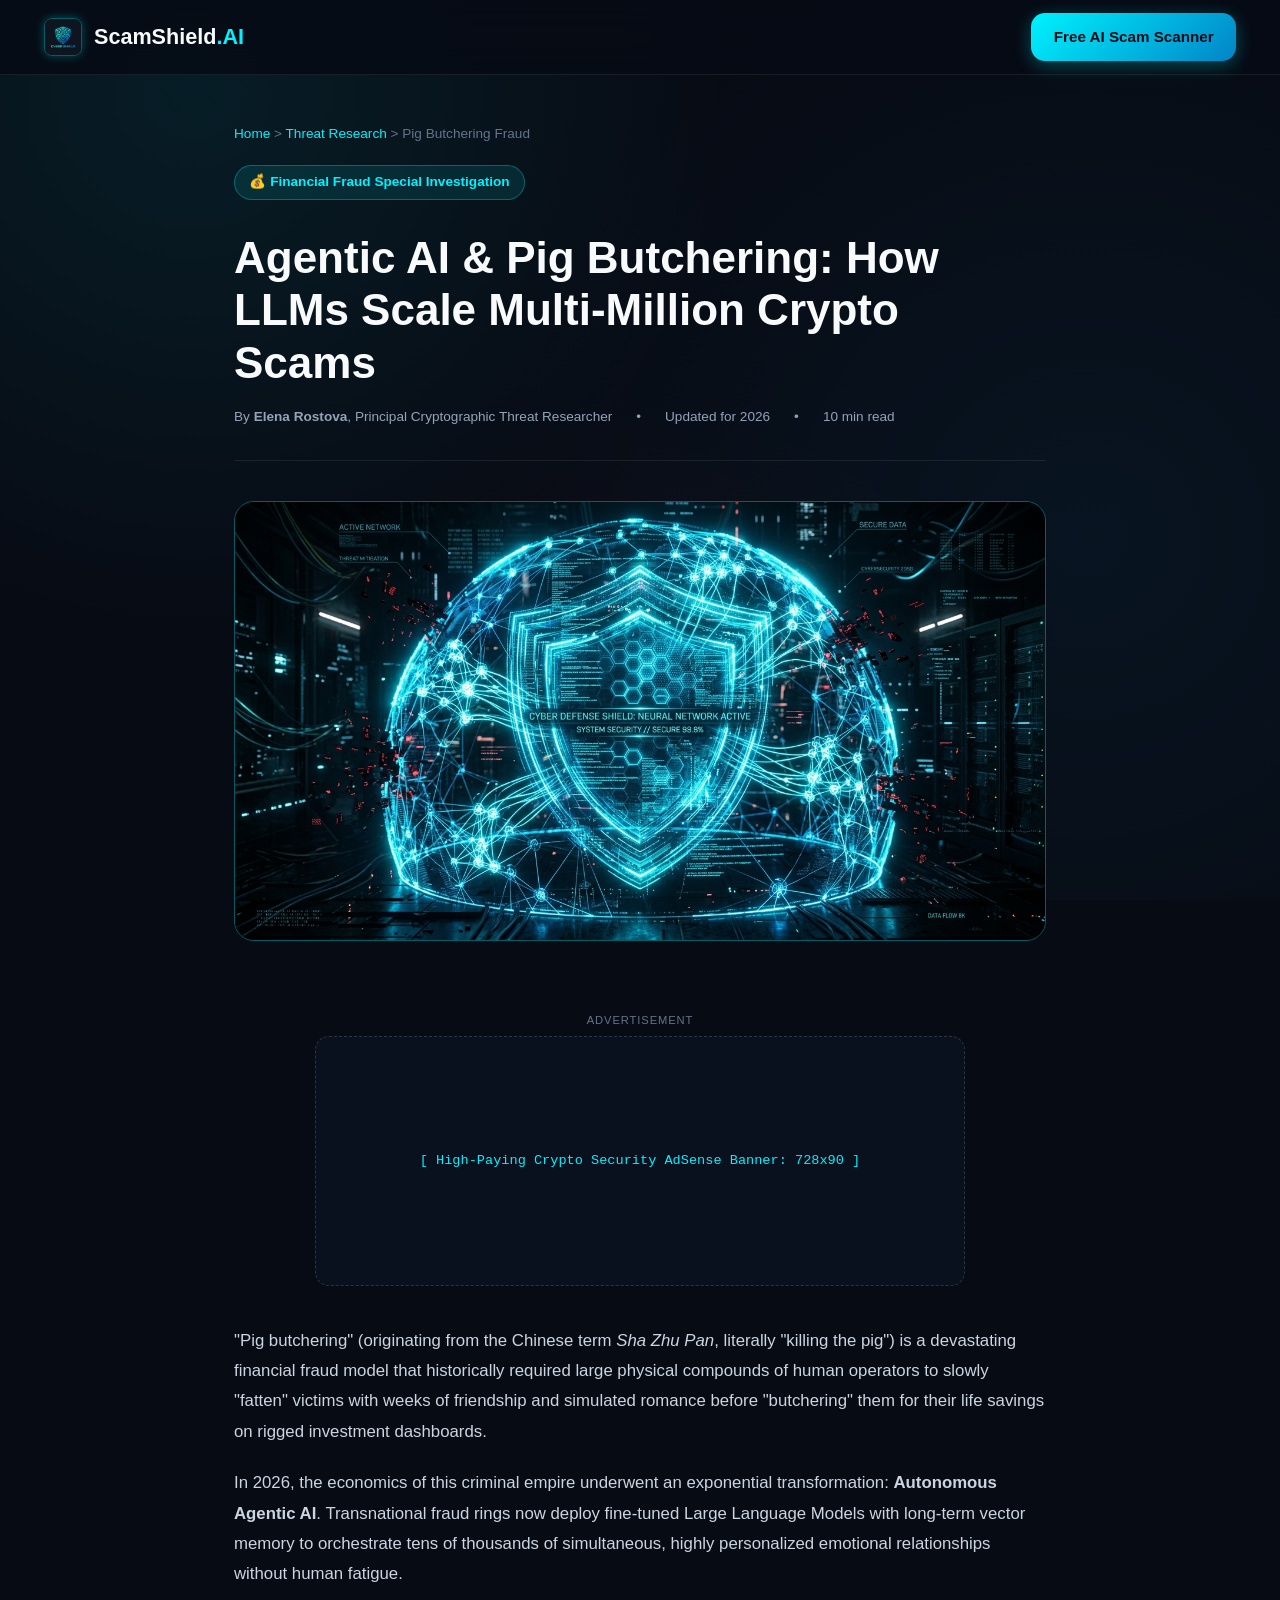
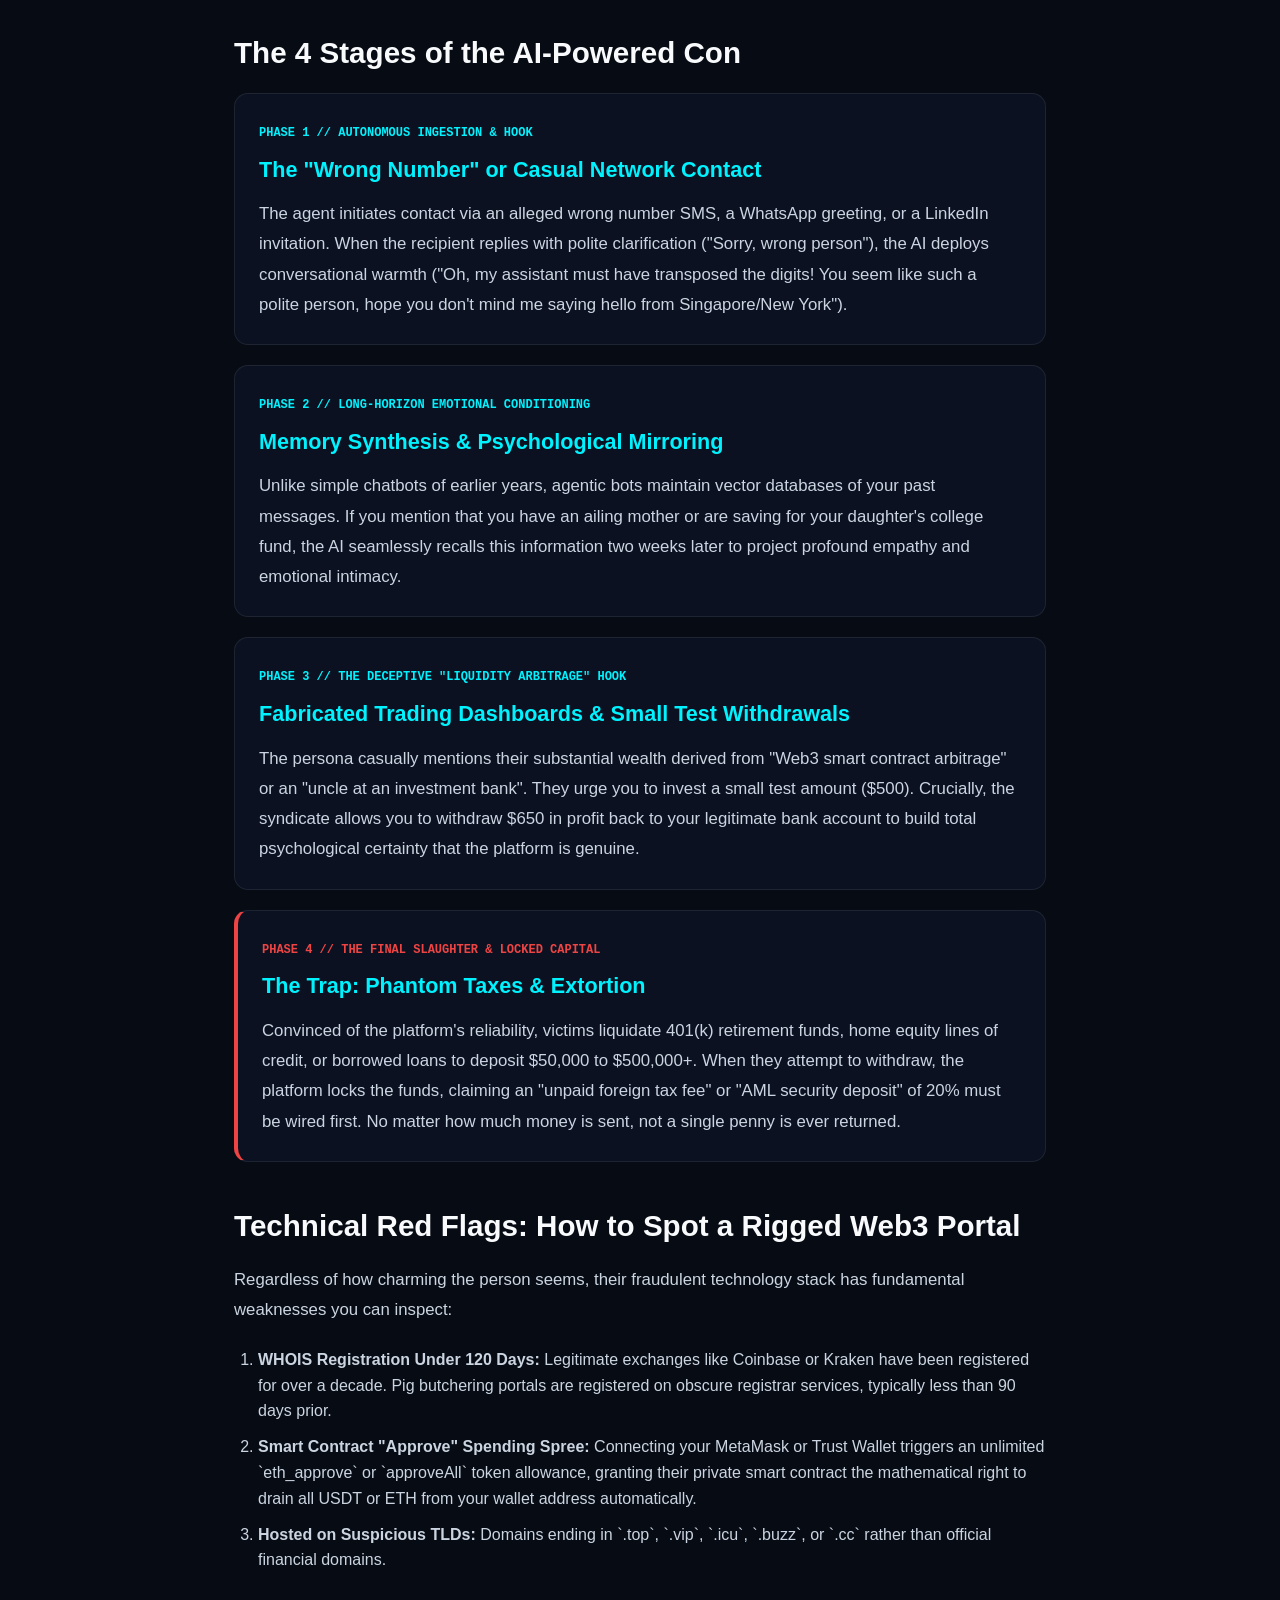
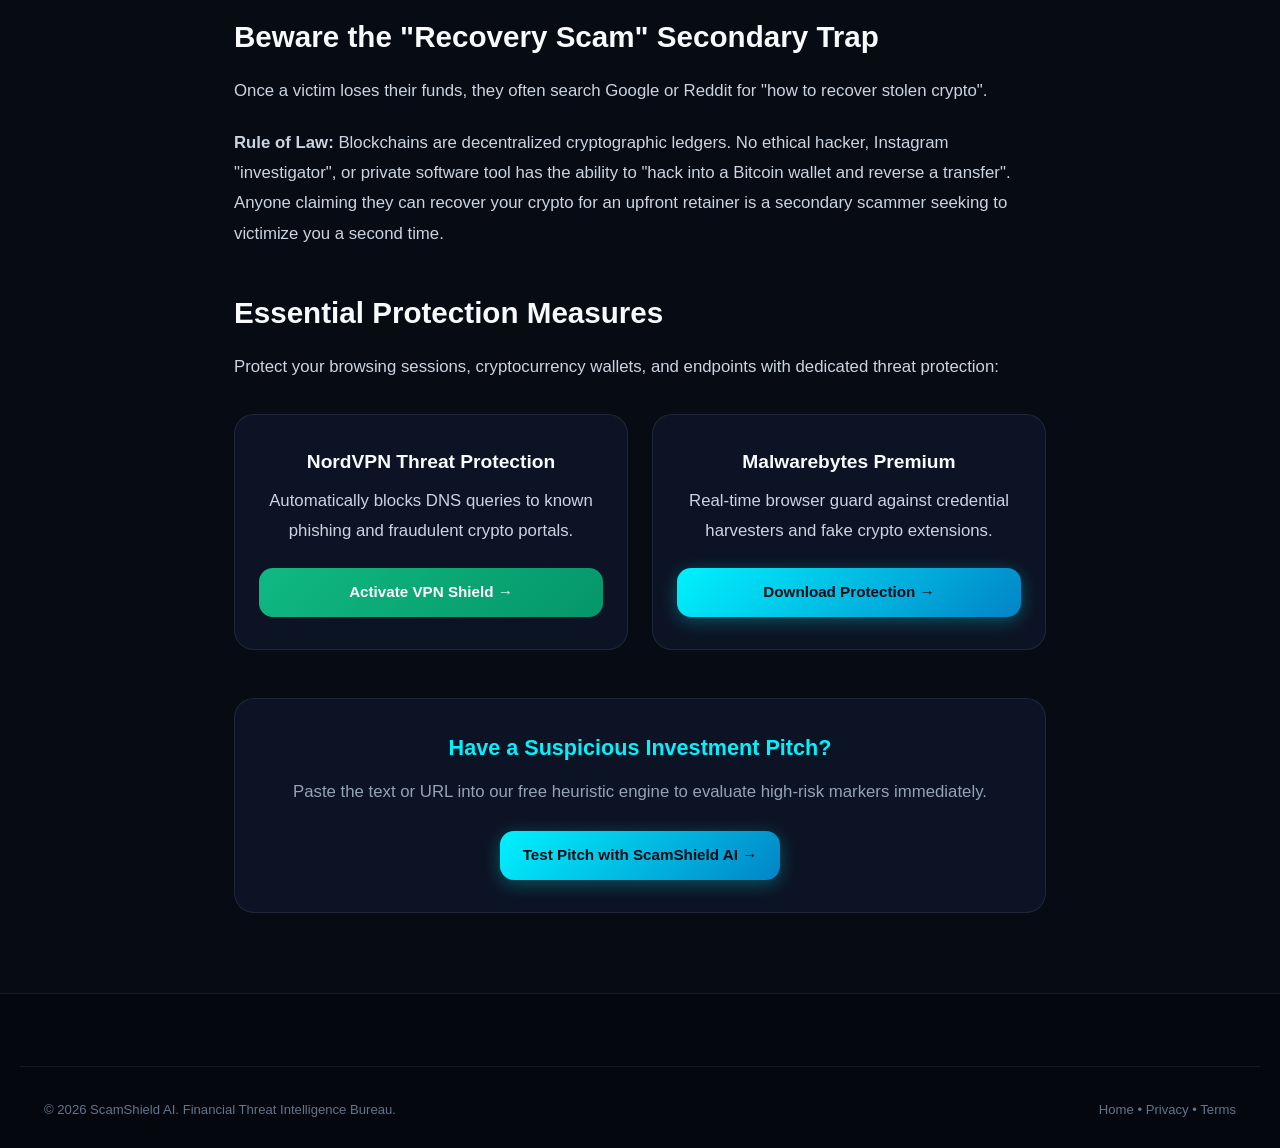
<file: guide-pig-butchering.html>
<!DOCTYPE html>
<html lang="en">
<head>
  <meta charset="UTF-8">
  <meta name="viewport" content="width=device-width, initial-scale=1.0">
  <title>Agentic AI & Pig Butchering: How LLMs Power Multi-Million Crypto Scams | ScamShield AI</title>
  
  <meta name="description" content="Technical investigation into how criminal syndicates deploy autonomous LLM agents to scale romance and crypto investment fraud (Sha Zhu Pan) to thousands of concurrent victims.">
  <meta name="keywords" content="pig butchering AI scam, Sha Zhu Pan crypto, autonomous LLM fraud, fake crypto trading app, liquidity pool scam, crypto recovery fraud">
  
  <!-- Security Standards Compliance (Rule 2) -->
  <meta http-equiv="Content-Security-Policy" content="default-src 'self'; script-src 'self' 'unsafe-inline' https://pagead2.googlesyndication.com; style-src 'self' 'unsafe-inline' https://fonts.googleapis.com; font-src 'self' https://fonts.gstatic.com; img-src 'self' data: https:; connect-src 'self';">
  <meta http-equiv="X-Content-Type-Options" content="nosniff">
  <meta name="referrer" content="strict-origin-when-cross-origin">

  <!-- Performance Preconnect (Rule 1) -->
  <link rel="preconnect" href="https://fonts.googleapis.com">
  <link rel="preconnect" href="https://fonts.gstatic.com" crossorigin>
  
  <link rel="stylesheet" href="css/styles.css">
  <link rel="icon" type="image/jpeg" href="assets/images/logo.jpg">
  <script src="config.js" defer></script>

  <style>
    .article-container {
      max-width: 860px;
      margin: 0 auto;
      padding: 3rem 1.5rem 5rem;
    }
    .article-header {
      margin-bottom: 2.5rem;
      border-bottom: 1px solid var(--border-glass);
      padding-bottom: 2rem;
    }
    .article-meta {
      display: flex;
      align-items: center;
      gap: 1.5rem;
      color: var(--text-muted);
      font-size: 0.85rem;
      margin-top: 1rem;
    }
    .article-featured-img {
      width: 100%;
      max-height: 440px;
      object-fit: cover;
      border-radius: var(--radius-lg);
      border: 1px solid var(--border-glow);
      margin-bottom: 2.5rem;
    }
    .article-content h2 {
      font-family: var(--font-heading);
      font-size: 1.85rem;
      margin: 2.5rem 0 1rem;
      color: var(--text-main);
    }
    .article-content h3 {
      font-family: var(--font-heading);
      font-size: 1.35rem;
      margin: 1.75rem 0 0.75rem;
      color: var(--color-primary);
    }
    .article-content p {
      font-size: 1.05rem;
      color: #CBD5E1;
      margin-bottom: 1.35rem;
      line-height: 1.8;
    }
    .article-content ol, .article-content ul {
      margin-bottom: 1.5rem;
      padding-left: 1.5rem;
      color: #CBD5E1;
    }
    .article-content li {
      margin-bottom: 0.65rem;
      font-size: 1rem;
    }
    .scam-stage-card {
      background: rgba(15, 23, 42, 0.6);
      border: 1px solid var(--border-glass);
      border-radius: var(--radius-md);
      padding: 1.5rem;
      margin-bottom: 1.25rem;
    }
    .stage-badge {
      display: inline-block;
      font-family: var(--font-mono);
      font-size: 0.75rem;
      font-weight: 700;
      color: var(--color-primary);
      text-transform: uppercase;
      margin-bottom: 0.35rem;
    }
  </style>
</head>
<body>

  <!-- Universal Accessibility Skip Link (Rule 4) -->
  <a href="#main-content" class="skip-link">Skip to main content</a>

  <!-- Site Header -->
  <header class="site-header">
    <div class="container nav-inner">
      <a href="index.html" class="brand-logo" aria-label="ScamShield AI Home">
        <img src="assets/images/logo.jpg" alt="ScamShield AI Logo" class="brand-icon" width="38" height="38" decoding="async">
        <span>ScamShield<span style="color: var(--color-primary)">.AI</span></span>
      </a>
      <div class="nav-actions">
        <a href="index.html#analyzer" class="btn btn-primary">Free AI Scam Scanner</a>
      </div>
    </div>
  </header>

  <main class="article-container" id="main-content">
    <div style="font-size: 0.85rem; color: var(--text-faint); margin-bottom: 1.25rem;">
      <a href="index.html">Home</a> &gt; <a href="index.html#guides">Threat Research</a> &gt; <span>Pig Butchering Fraud</span>
    </div>

    <article>
      <header class="article-header">
        <span class="hero-pill">💰 Financial Fraud Special Investigation</span>
        <h1 style="font-family: var(--font-heading); font-size: 2.75rem; font-weight: 800; line-height: 1.2; margin-top: 0.75rem;">
          Agentic AI & Pig Butchering: How LLMs Scale Multi-Million Crypto Scams
        </h1>
        <div class="article-meta">
          <span>By <strong>Elena Rostova</strong>, Principal Cryptographic Threat Researcher</span>
          <span>&bull;</span>
          <span>Updated for 2026</span>
          <span>&bull;</span>
          <span>10 min read</span>
        </div>
      </header>

      <img src="assets/images/hero.jpg" alt="Autonomous AI Systems and Dark Cyber Networks" class="article-featured-img" width="860" height="440" decoding="async">

      <!-- AdSense Unit Slot -->
      <div class="adsense-slot-container" style="margin: 1.5rem 0 2.5rem;">
        <span class="ad-label">Advertisement</span>
        <div class="ad-slot-box in-content">
          <span style="color: var(--color-primary); font-family: var(--font-mono); font-size: 0.85rem;">[ High-Paying Crypto Security AdSense Banner: 728x90 ]</span>
        </div>
      </div>

      <div class="article-content">
        <p>
          "Pig butchering" (originating from the Chinese term <em>Sha Zhu Pan</em>, literally "killing the pig") is a devastating financial fraud model that historically required large physical compounds of human operators to slowly "fatten" victims with weeks of friendship and simulated romance before "butchering" them for their life savings on rigged investment dashboards.
        </p>

        <p>
          In 2026, the economics of this criminal empire underwent an exponential transformation: <strong>Autonomous Agentic AI</strong>. Transnational fraud rings now deploy fine-tuned Large Language Models with long-term vector memory to orchestrate tens of thousands of simultaneous, highly personalized emotional relationships without human fatigue.
        </p>

        <h2>The 4 Stages of the AI-Powered Con</h2>

        <div class="scam-stage-card">
          <span class="stage-badge">Phase 1 // Autonomous Ingestion & Hook</span>
          <h3 style="margin-top: 0.25rem;">The "Wrong Number" or Casual Network Contact</h3>
          <p style="margin-bottom: 0;">
            The agent initiates contact via an alleged wrong number SMS, a WhatsApp greeting, or a LinkedIn invitation. When the recipient replies with polite clarification ("Sorry, wrong person"), the AI deploys conversational warmth ("Oh, my assistant must have transposed the digits! You seem like such a polite person, hope you don't mind me saying hello from Singapore/New York").
          </p>
        </div>

        <div class="scam-stage-card">
          <span class="stage-badge">Phase 2 // Long-Horizon Emotional Conditioning</span>
          <h3 style="margin-top: 0.25rem;">Memory Synthesis & Psychological Mirroring</h3>
          <p style="margin-bottom: 0;">
            Unlike simple chatbots of earlier years, agentic bots maintain vector databases of your past messages. If you mention that you have an ailing mother or are saving for your daughter's college fund, the AI seamlessly recalls this information two weeks later to project profound empathy and emotional intimacy.
          </p>
        </div>

        <div class="scam-stage-card">
          <span class="stage-badge">Phase 3 // The Deceptive "Liquidity Arbitrage" Hook</span>
          <h3 style="margin-top: 0.25rem;">Fabricated Trading Dashboards & Small Test Withdrawals</h3>
          <p style="margin-bottom: 0;">
            The persona casually mentions their substantial wealth derived from "Web3 smart contract arbitrage" or an "uncle at an investment bank". They urge you to invest a small test amount ($500). Crucially, the syndicate allows you to withdraw $650 in profit back to your legitimate bank account to build total psychological certainty that the platform is genuine.
          </p>
        </div>

        <div class="scam-stage-card" style="border-left: 4px solid var(--color-danger);">
          <span class="stage-badge" style="color: var(--color-danger);">Phase 4 // The Final Slaughter & Locked Capital</span>
          <h3 style="margin-top: 0.25rem;">The Trap: Phantom Taxes & Extortion</h3>
          <p style="margin-bottom: 0;">
            Convinced of the platform's reliability, victims liquidate 401(k) retirement funds, home equity lines of credit, or borrowed loans to deposit $50,000 to $500,000+. When they attempt to withdraw, the platform locks the funds, claiming an "unpaid foreign tax fee" or "AML security deposit" of 20% must be wired first. No matter how much money is sent, not a single penny is ever returned.
          </p>
        </div>

        <h2>Technical Red Flags: How to Spot a Rigged Web3 Portal</h2>
        <p>
          Regardless of how charming the person seems, their fraudulent technology stack has fundamental weaknesses you can inspect:
        </p>

        <ol>
          <li>
            <strong>WHOIS Registration Under 120 Days:</strong> Legitimate exchanges like Coinbase or Kraken have been registered for over a decade. Pig butchering portals are registered on obscure registrar services, typically less than 90 days prior.
          </li>
          <li>
            <strong>Smart Contract "Approve" Spending Spree:</strong> Connecting your MetaMask or Trust Wallet triggers an unlimited `eth_approve` or `approveAll` token allowance, granting their private smart contract the mathematical right to drain all USDT or ETH from your wallet address automatically.
          </li>
          <li>
            <strong>Hosted on Suspicious TLDs:</strong> Domains ending in `.top`, `.vip`, `.icu`, `.buzz`, or `.cc` rather than official financial domains.
          </li>
        </ol>

        <h2>Beware the "Recovery Scam" Secondary Trap</h2>
        <p>
          Once a victim loses their funds, they often search Google or Reddit for "how to recover stolen crypto".
        </p>
        <p>
          <strong>Rule of Law:</strong> Blockchains are decentralized cryptographic ledgers. No ethical hacker, Instagram "investigator", or private software tool has the ability to "hack into a Bitcoin wallet and reverse a transfer". Anyone claiming they can recover your crypto for an upfront retainer is a secondary scammer seeking to victimize you a second time.
        </p>

        <h2>Essential Protection Measures</h2>
        <p>
          Protect your browsing sessions, cryptocurrency wallets, and endpoints with dedicated threat protection:
        </p>

        <div class="affiliate-stack-grid" style="margin: 2rem 0;">
          <div class="affiliate-card">
            <h4 class="affiliate-name">NordVPN Threat Protection</h4>
            <p class="affiliate-tagline">Automatically blocks DNS queries to known phishing and fraudulent crypto portals.</p>
            <a href="https://nordvpn.com/?ref=scamshield" target="_blank" rel="noopener sponsored" class="btn btn-affiliate">Activate VPN Shield &rarr;</a>
          </div>
          <div class="affiliate-card">
            <h4 class="affiliate-name">Malwarebytes Premium</h4>
            <p class="affiliate-tagline">Real-time browser guard against credential harvesters and fake crypto extensions.</p>
            <a href="https://malwarebytes.com/?ref=scamshield" target="_blank" rel="noopener sponsored" class="btn btn-primary">Download Protection &rarr;</a>
          </div>
        </div>

        <div style="margin-top: 3rem; padding: 2rem; background: var(--bg-card); border-radius: var(--radius-lg); border: 1px solid var(--border-glass); text-align: center;">
          <h3 style="margin-top: 0;">Have a Suspicious Investment Pitch?</h3>
          <p style="color: var(--text-muted); margin-bottom: 1.5rem;">Paste the text or URL into our free heuristic engine to evaluate high-risk markers immediately.</p>
          <a href="index.html#analyzer" class="btn btn-primary">Test Pitch with ScamShield AI &rarr;</a>
        </div>
      </div>
    </article>
  </main>

  <footer class="site-footer">
    <div class="container footer-bottom-bar">
      <div>&copy; 2026 ScamShield AI. Financial Threat Intelligence Bureau.</div>
      <div>
        <a href="index.html" style="color: var(--text-faint);">Home</a> &bull; 
        <a href="privacy.html" style="color: var(--text-faint);">Privacy</a> &bull; 
        <a href="terms.html" style="color: var(--text-faint);">Terms</a>
      </div>
    </div>
  </footer>

</body>
</html>
</file>
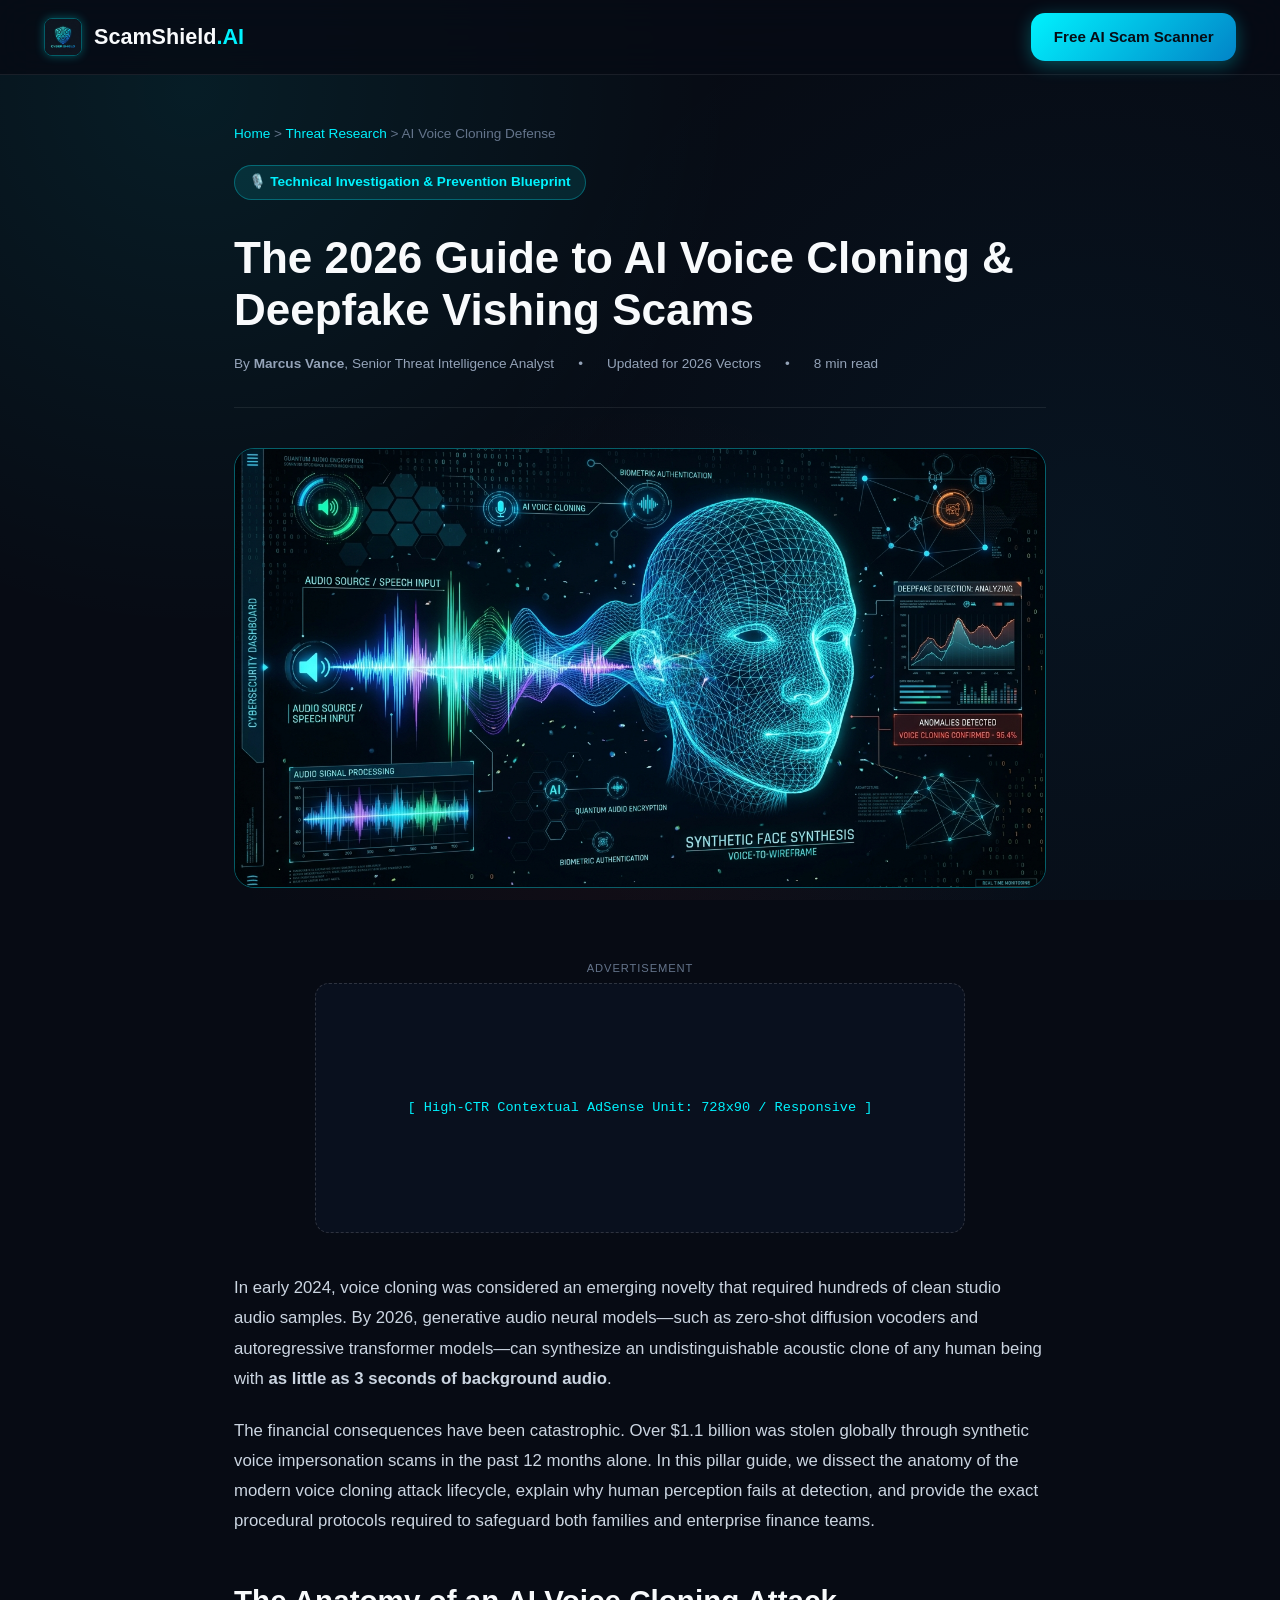
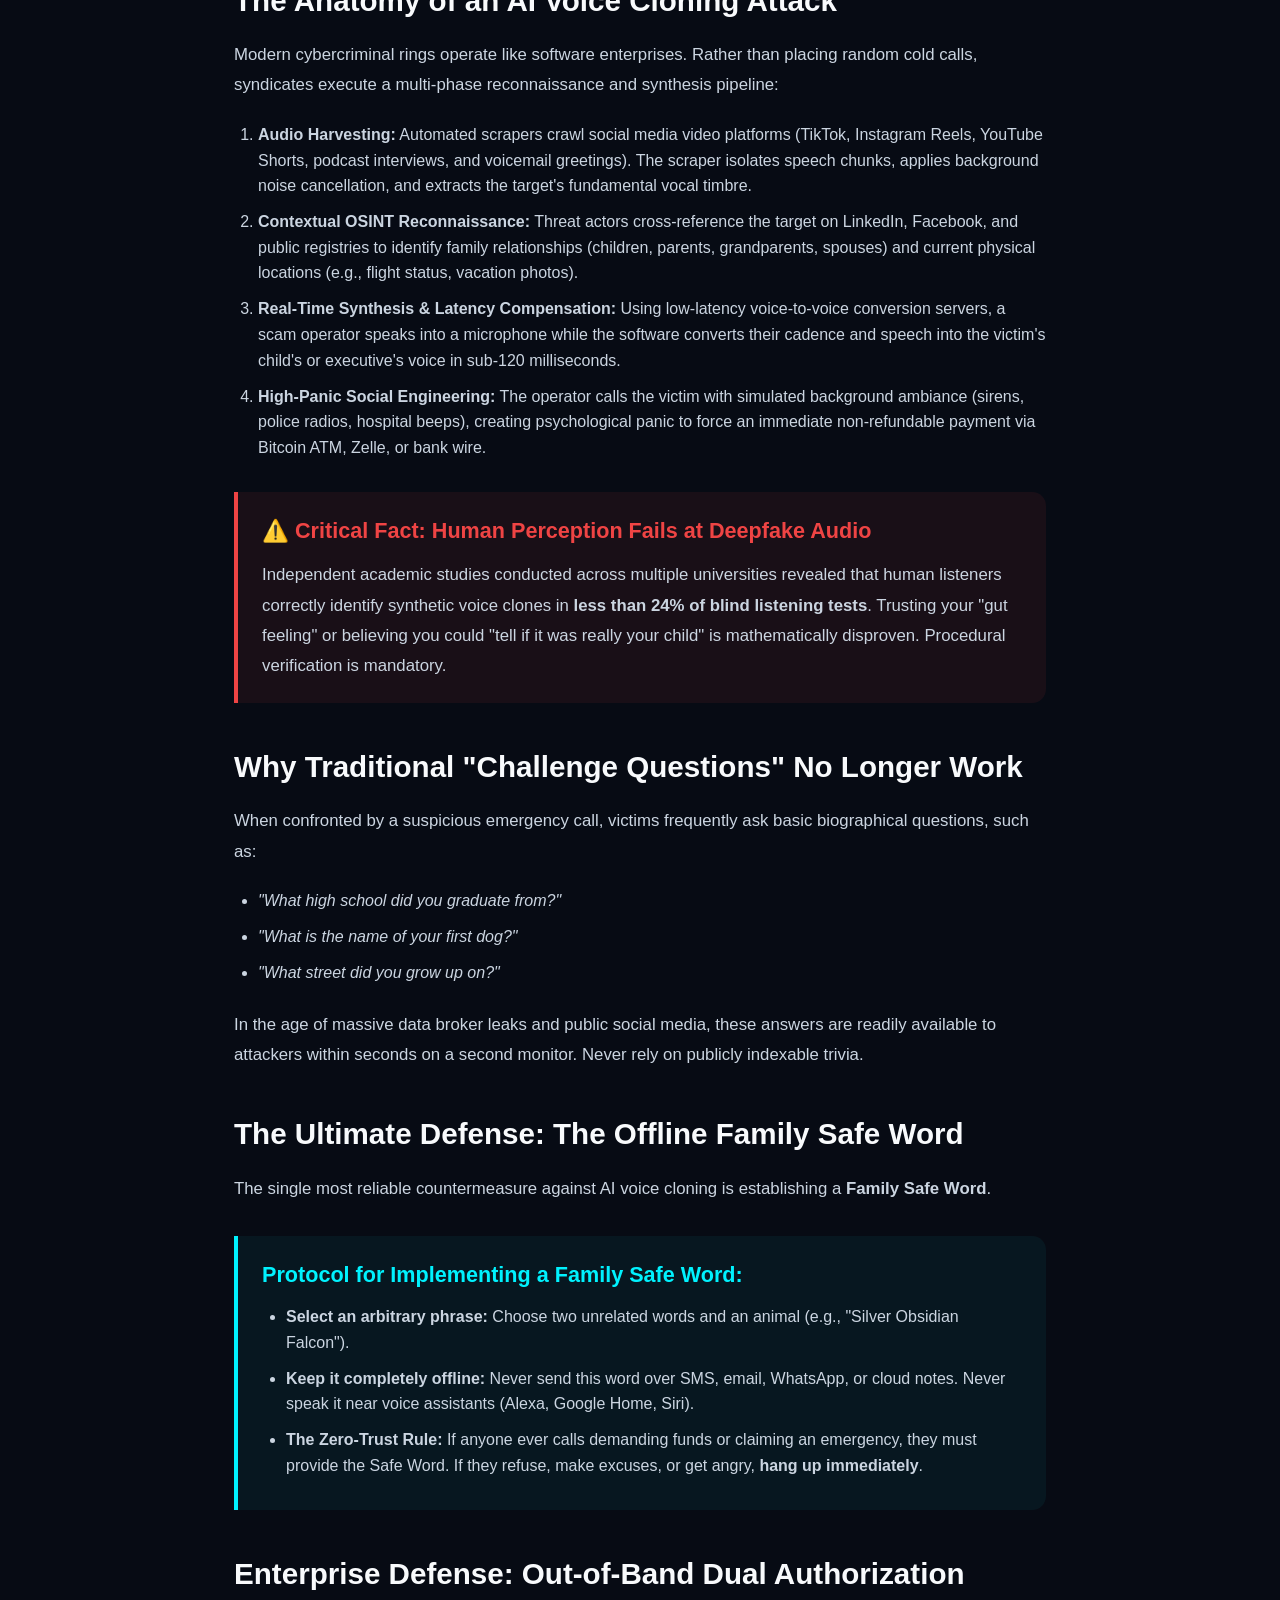
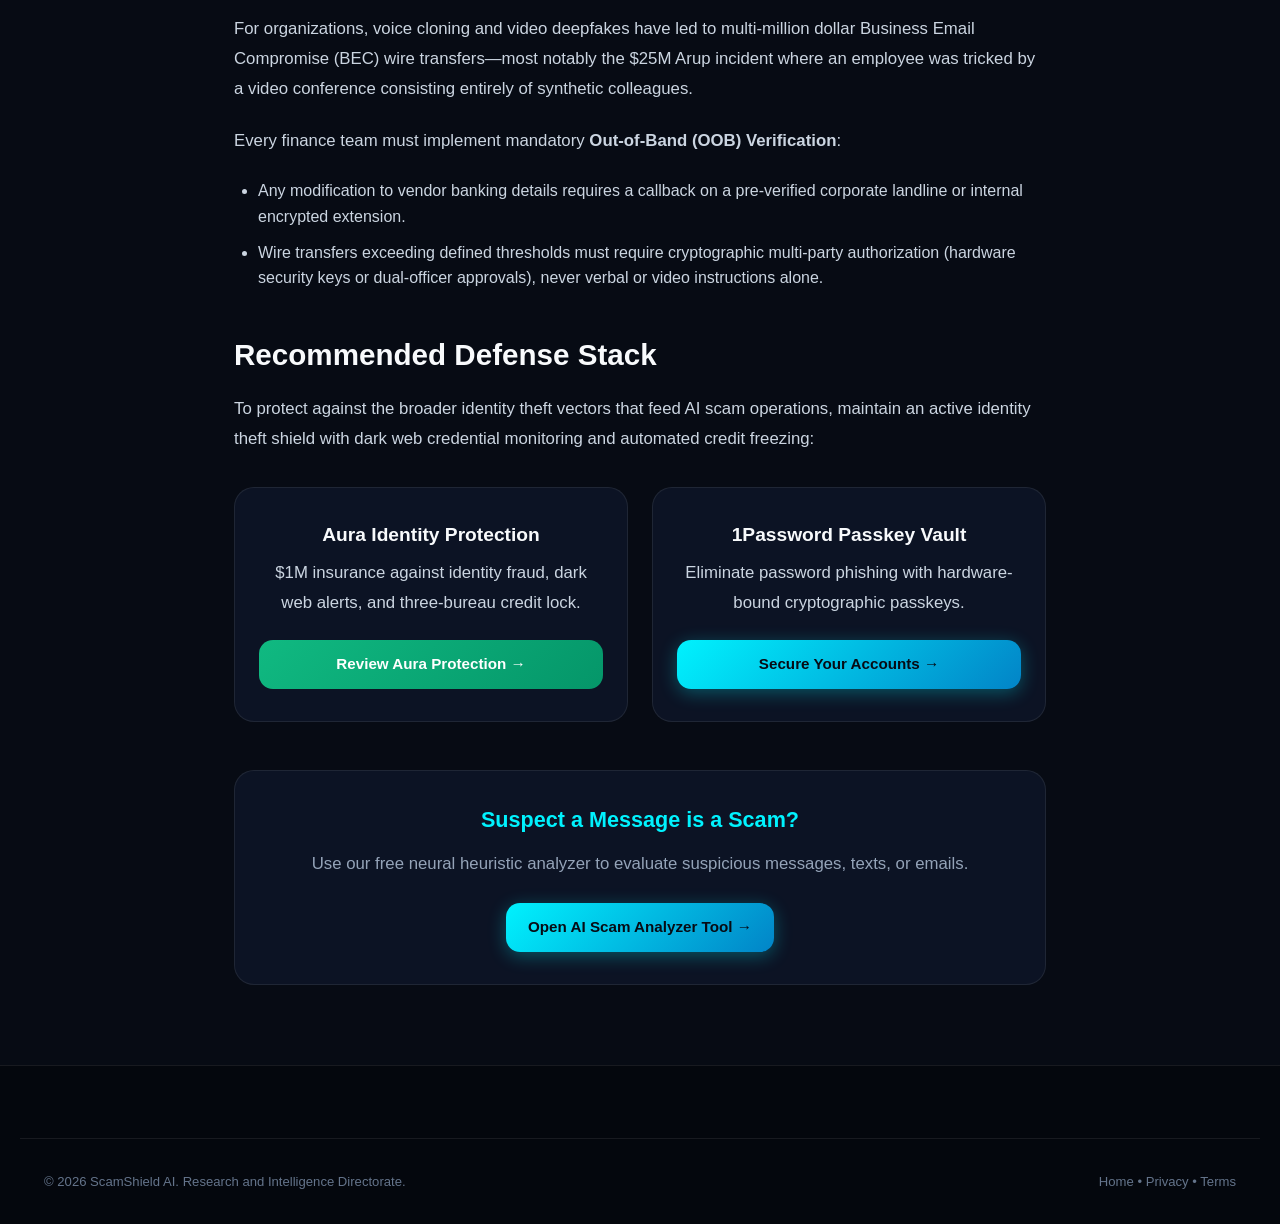
<file: guide-voice-cloning.html>
<!DOCTYPE html>
<html lang="en">
<head>
  <meta charset="UTF-8">
  <meta name="viewport" content="width=device-width, initial-scale=1.0">
  <title>The 2026 Guide to AI Voice Cloning & Deepfake Vishing Scams | ScamShield AI</title>
  
  <meta name="description" content="Comprehensive technical guide on how AI voice cloning scams operate, how 3-second audio samples bypass human perception, and proven out-of-band protocols to protect your family and organization.">
  <meta name="keywords" content="AI voice cloning scam, deepfake audio detection, vishing emergency scam, fake kidnap scam AI, voice biometrics fraud, out of band verification">
  
  <!-- Security Standards Compliance (Rule 2) -->
  <meta http-equiv="Content-Security-Policy" content="default-src 'self'; script-src 'self' 'unsafe-inline' https://pagead2.googlesyndication.com; style-src 'self' 'unsafe-inline' https://fonts.googleapis.com; font-src 'self' https://fonts.gstatic.com; img-src 'self' data: https:; connect-src 'self';">
  <meta http-equiv="X-Content-Type-Options" content="nosniff">
  <meta name="referrer" content="strict-origin-when-cross-origin">

  <!-- Performance Preconnect (Rule 1) -->
  <link rel="preconnect" href="https://fonts.googleapis.com">
  <link rel="preconnect" href="https://fonts.gstatic.com" crossorigin>
  
  <link rel="stylesheet" href="css/styles.css">
  <link rel="icon" type="image/jpeg" href="assets/images/logo.jpg">
  <script src="config.js" defer></script>

  <style>
    .article-container {
      max-width: 860px;
      margin: 0 auto;
      padding: 3rem 1.5rem 5rem;
    }
    .article-header {
      margin-bottom: 2.5rem;
      border-bottom: 1px solid var(--border-glass);
      padding-bottom: 2rem;
    }
    .article-meta {
      display: flex;
      align-items: center;
      gap: 1.5rem;
      color: var(--text-muted);
      font-size: 0.85rem;
      margin-top: 1rem;
    }
    .article-featured-img {
      width: 100%;
      max-height: 440px;
      object-fit: cover;
      border-radius: var(--radius-lg);
      border: 1px solid var(--border-glow);
      margin-bottom: 2.5rem;
    }
    .article-content h2 {
      font-family: var(--font-heading);
      font-size: 1.85rem;
      margin: 2.5rem 0 1rem;
      color: var(--text-main);
    }
    .article-content h3 {
      font-family: var(--font-heading);
      font-size: 1.35rem;
      margin: 1.75rem 0 0.75rem;
      color: var(--color-primary);
    }
    .article-content p {
      font-size: 1.05rem;
      color: #CBD5E1;
      margin-bottom: 1.35rem;
      line-height: 1.8;
    }
    .article-content ul, .article-content ol {
      margin-bottom: 1.5rem;
      padding-left: 1.5rem;
      color: #CBD5E1;
    }
    .article-content li {
      margin-bottom: 0.65rem;
      font-size: 1rem;
    }
    .callout-box {
      background: rgba(0, 242, 254, 0.05);
      border-left: 4px solid var(--color-primary);
      padding: 1.35rem 1.5rem;
      border-radius: 0 var(--radius-md) var(--radius-md) 0;
      margin: 2rem 0;
    }
    .warning-box {
      background: rgba(239, 68, 68, 0.08);
      border-left: 4px solid var(--color-danger);
      padding: 1.35rem 1.5rem;
      border-radius: 0 var(--radius-md) var(--radius-md) 0;
      margin: 2rem 0;
    }
  </style>
</head>
<body>

  <!-- Universal Accessibility Skip Link (Rule 4) -->
  <a href="#main-content" class="skip-link">Skip to main content</a>

  <!-- Site Header -->
  <header class="site-header">
    <div class="container nav-inner">
      <a href="index.html" class="brand-logo" aria-label="ScamShield AI Home">
        <img src="assets/images/logo.jpg" alt="ScamShield AI Logo" class="brand-icon" width="38" height="38" decoding="async">
        <span>ScamShield<span style="color: var(--color-primary)">.AI</span></span>
      </a>
      <div class="nav-actions">
        <a href="index.html#analyzer" class="btn btn-primary">Free AI Scam Scanner</a>
      </div>
    </div>
  </header>

  <main class="article-container" id="main-content">
    <!-- Breadcrumb -->
    <div style="font-size: 0.85rem; color: var(--text-faint); margin-bottom: 1.25rem;">
      <a href="index.html">Home</a> &gt; <a href="index.html#guides">Threat Research</a> &gt; <span>AI Voice Cloning Defense</span>
    </div>

    <article>
      <header class="article-header">
        <span class="hero-pill">🎙️ Technical Investigation & Prevention Blueprint</span>
        <h1 style="font-family: var(--font-heading); font-size: 2.75rem; font-weight: 800; line-height: 1.2; margin-top: 0.75rem;">
          The 2026 Guide to AI Voice Cloning & Deepfake Vishing Scams
        </h1>
        <div class="article-meta">
          <span>By <strong>Marcus Vance</strong>, Senior Threat Intelligence Analyst</span>
          <span>&bull;</span>
          <span>Updated for 2026 Vectors</span>
          <span>&bull;</span>
          <span>8 min read</span>
        </div>
      </header>

      <img src="assets/images/deepfake.jpg" alt="Neural Audio Waveform to Synthetic Human Face Synthesis" class="article-featured-img" width="860" height="440" decoding="async">

      <!-- AdSense Slot Inside Guide -->
      <div class="adsense-slot-container" style="margin: 1.5rem 0 2.5rem;">
        <span class="ad-label">Advertisement</span>
        <div class="ad-slot-box in-content">
          <span style="color: var(--color-primary); font-family: var(--font-mono); font-size: 0.85rem;">[ High-CTR Contextual AdSense Unit: 728x90 / Responsive ]</span>
        </div>
      </div>

      <div class="article-content">
        <p>
          In early 2024, voice cloning was considered an emerging novelty that required hundreds of clean studio audio samples. By 2026, generative audio neural models—such as zero-shot diffusion vocoders and autoregressive transformer models—can synthesize an undistinguishable acoustic clone of any human being with <strong>as little as 3 seconds of background audio</strong>.
        </p>

        <p>
          The financial consequences have been catastrophic. Over $1.1 billion was stolen globally through synthetic voice impersonation scams in the past 12 months alone. In this pillar guide, we dissect the anatomy of the modern voice cloning attack lifecycle, explain why human perception fails at detection, and provide the exact procedural protocols required to safeguard both families and enterprise finance teams.
        </p>

        <h2>The Anatomy of an AI Voice Cloning Attack</h2>
        <p>
          Modern cybercriminal rings operate like software enterprises. Rather than placing random cold calls, syndicates execute a multi-phase reconnaissance and synthesis pipeline:
        </p>

        <ol>
          <li>
            <strong>Audio Harvesting:</strong> Automated scrapers crawl social media video platforms (TikTok, Instagram Reels, YouTube Shorts, podcast interviews, and voicemail greetings). The scraper isolates speech chunks, applies background noise cancellation, and extracts the target's fundamental vocal timbre.
          </li>
          <li>
            <strong>Contextual OSINT Reconnaissance:</strong> Threat actors cross-reference the target on LinkedIn, Facebook, and public registries to identify family relationships (children, parents, grandparents, spouses) and current physical locations (e.g., flight status, vacation photos).
          </li>
          <li>
            <strong>Real-Time Synthesis & Latency Compensation:</strong> Using low-latency voice-to-voice conversion servers, a scam operator speaks into a microphone while the software converts their cadence and speech into the victim's child's or executive's voice in sub-120 milliseconds.
          </li>
          <li>
            <strong>High-Panic Social Engineering:</strong> The operator calls the victim with simulated background ambiance (sirens, police radios, hospital beeps), creating psychological panic to force an immediate non-refundable payment via Bitcoin ATM, Zelle, or bank wire.
          </li>
        </ol>

        <div class="warning-box">
          <h3 style="margin-top: 0; color: var(--color-danger);">⚠️ Critical Fact: Human Perception Fails at Deepfake Audio</h3>
          <p style="margin-bottom: 0;">
            Independent academic studies conducted across multiple universities revealed that human listeners correctly identify synthetic voice clones in <strong>less than 24% of blind listening tests</strong>. Trusting your "gut feeling" or believing you could "tell if it was really your child" is mathematically disproven. Procedural verification is mandatory.
          </p>
        </div>

        <h2>Why Traditional "Challenge Questions" No Longer Work</h2>
        <p>
          When confronted by a suspicious emergency call, victims frequently ask basic biographical questions, such as:
        </p>
        <ul>
          <li><em>"What high school did you graduate from?"</em></li>
          <li><em>"What is the name of your first dog?"</em></li>
          <li><em>"What street did you grow up on?"</em></li>
        </ul>
        <p>
          In the age of massive data broker leaks and public social media, these answers are readily available to attackers within seconds on a second monitor. Never rely on publicly indexable trivia.
        </p>

        <h2>The Ultimate Defense: The Offline Family Safe Word</h2>
        <p>
          The single most reliable countermeasure against AI voice cloning is establishing a <strong>Family Safe Word</strong>.
        </p>
        
        <div class="callout-box">
          <h3 style="margin-top: 0;">Protocol for Implementing a Family Safe Word:</h3>
          <ul style="margin-bottom: 0;">
            <li><strong>Select an arbitrary phrase:</strong> Choose two unrelated words and an animal (e.g., "Silver Obsidian Falcon").</li>
            <li><strong>Keep it completely offline:</strong> Never send this word over SMS, email, WhatsApp, or cloud notes. Never speak it near voice assistants (Alexa, Google Home, Siri).</li>
            <li><strong>The Zero-Trust Rule:</strong> If anyone ever calls demanding funds or claiming an emergency, they must provide the Safe Word. If they refuse, make excuses, or get angry, <strong>hang up immediately</strong>.</li>
          </ul>
        </div>

        <h2>Enterprise Defense: Out-of-Band Dual Authorization</h2>
        <p>
          For organizations, voice cloning and video deepfakes have led to multi-million dollar Business Email Compromise (BEC) wire transfers—most notably the $25M Arup incident where an employee was tricked by a video conference consisting entirely of synthetic colleagues.
        </p>
        <p>
          Every finance team must implement mandatory <strong>Out-of-Band (OOB) Verification</strong>:
        </p>
        <ul>
          <li>Any modification to vendor banking details requires a callback on a pre-verified corporate landline or internal encrypted extension.</li>
          <li>Wire transfers exceeding defined thresholds must require cryptographic multi-party authorization (hardware security keys or dual-officer approvals), never verbal or video instructions alone.</li>
        </ul>

        <h2>Recommended Defense Stack</h2>
        <p>
          To protect against the broader identity theft vectors that feed AI scam operations, maintain an active identity theft shield with dark web credential monitoring and automated credit freezing:
        </p>

        <div class="affiliate-stack-grid" style="margin: 2rem 0;">
          <div class="affiliate-card">
            <h4 class="affiliate-name">Aura Identity Protection</h4>
            <p class="affiliate-tagline">$1M insurance against identity fraud, dark web alerts, and three-bureau credit lock.</p>
            <a href="https://aura.com/?ref=scamshield" target="_blank" rel="noopener sponsored" class="btn btn-affiliate">Review Aura Protection &rarr;</a>
          </div>
          <div class="affiliate-card">
            <h4 class="affiliate-name">1Password Passkey Vault</h4>
            <p class="affiliate-tagline">Eliminate password phishing with hardware-bound cryptographic passkeys.</p>
            <a href="https://1password.com/?ref=scamshield" target="_blank" rel="noopener sponsored" class="btn btn-primary">Secure Your Accounts &rarr;</a>
          </div>
        </div>

        <div style="margin-top: 3rem; padding: 2rem; background: var(--bg-card); border-radius: var(--radius-lg); border: 1px solid var(--border-glass); text-align: center;">
          <h3 style="margin-top: 0;">Suspect a Message is a Scam?</h3>
          <p style="color: var(--text-muted); margin-bottom: 1.5rem;">Use our free neural heuristic analyzer to evaluate suspicious messages, texts, or emails.</p>
          <a href="index.html#analyzer" class="btn btn-primary">Open AI Scam Analyzer Tool &rarr;</a>
        </div>
      </div>
    </article>
  </main>

  <!-- Site Footer -->
  <footer class="site-footer">
    <div class="container footer-bottom-bar">
      <div>&copy; 2026 ScamShield AI. Research and Intelligence Directorate.</div>
      <div>
        <a href="index.html" style="color: var(--text-faint);">Home</a> &bull; 
        <a href="privacy.html" style="color: var(--text-faint);">Privacy</a> &bull; 
        <a href="terms.html" style="color: var(--text-faint);">Terms</a>
      </div>
    </div>
  </footer>

</body>
</html>
</file>
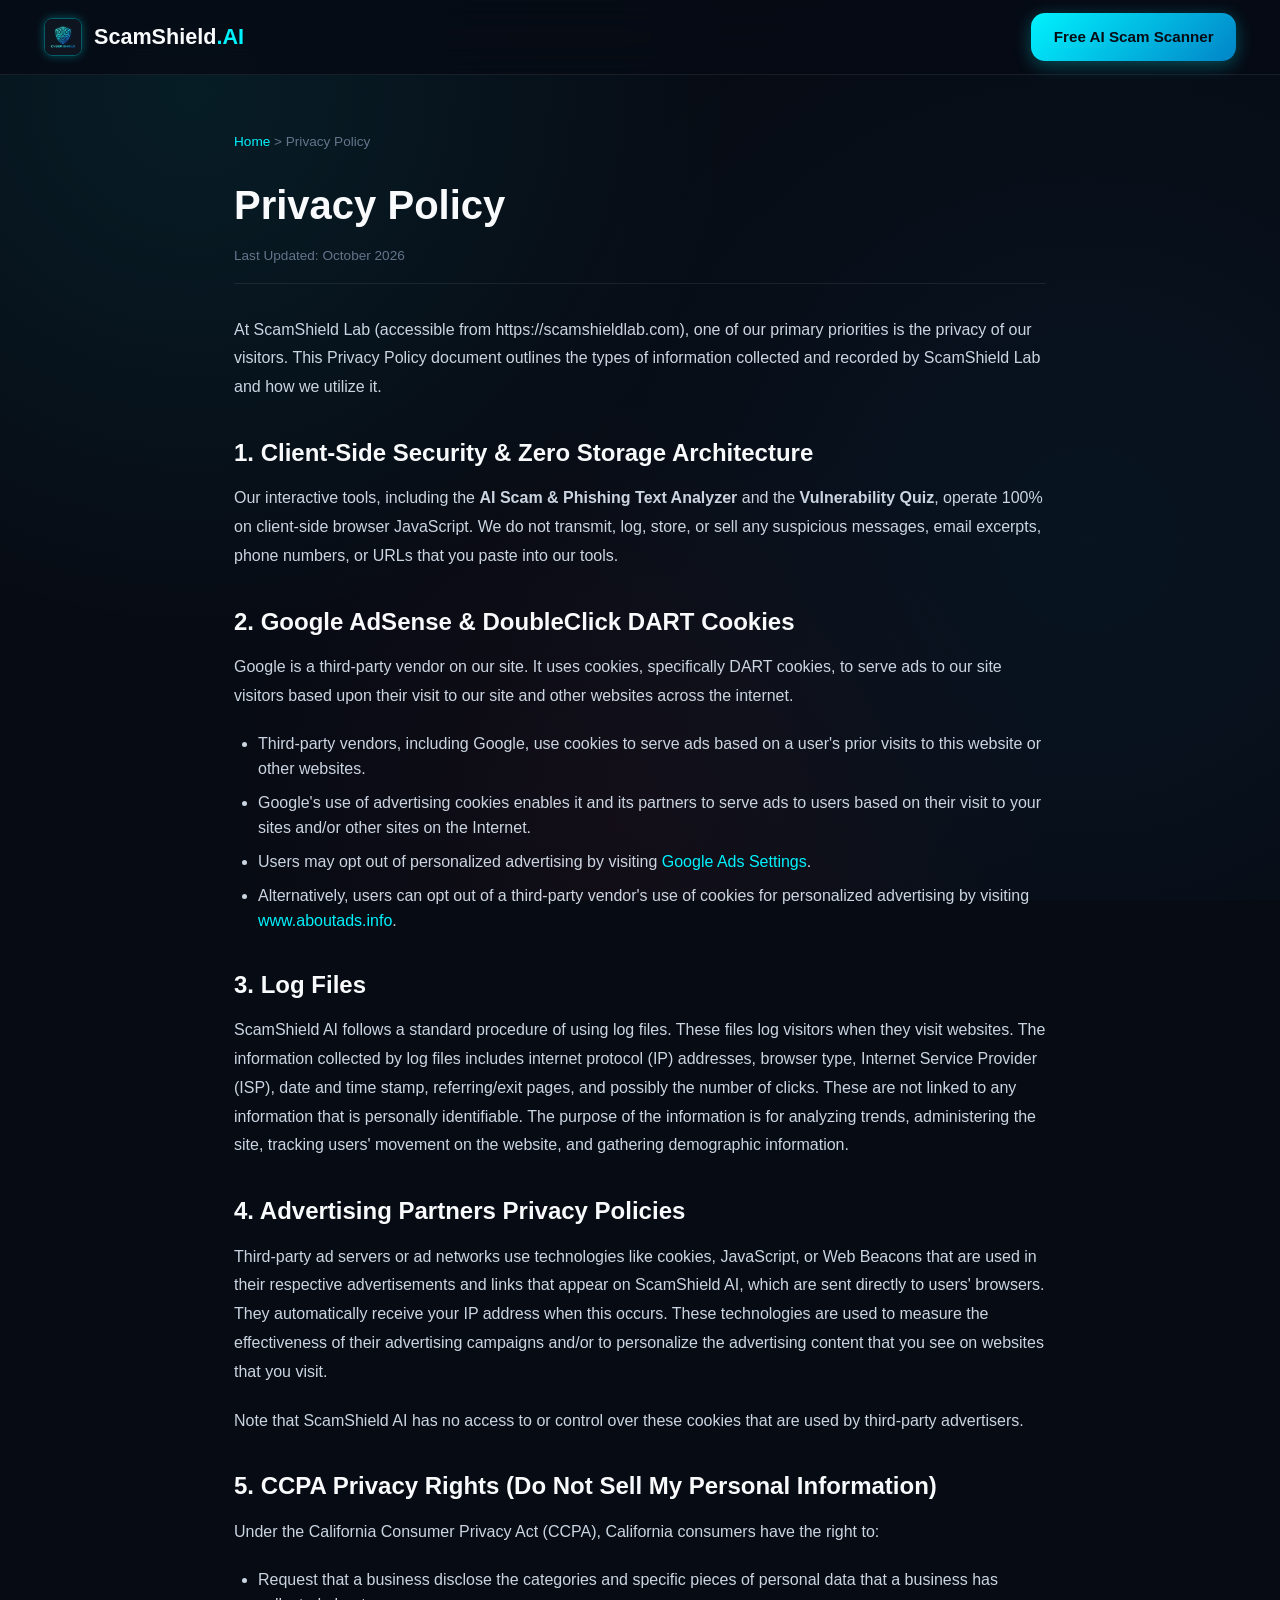
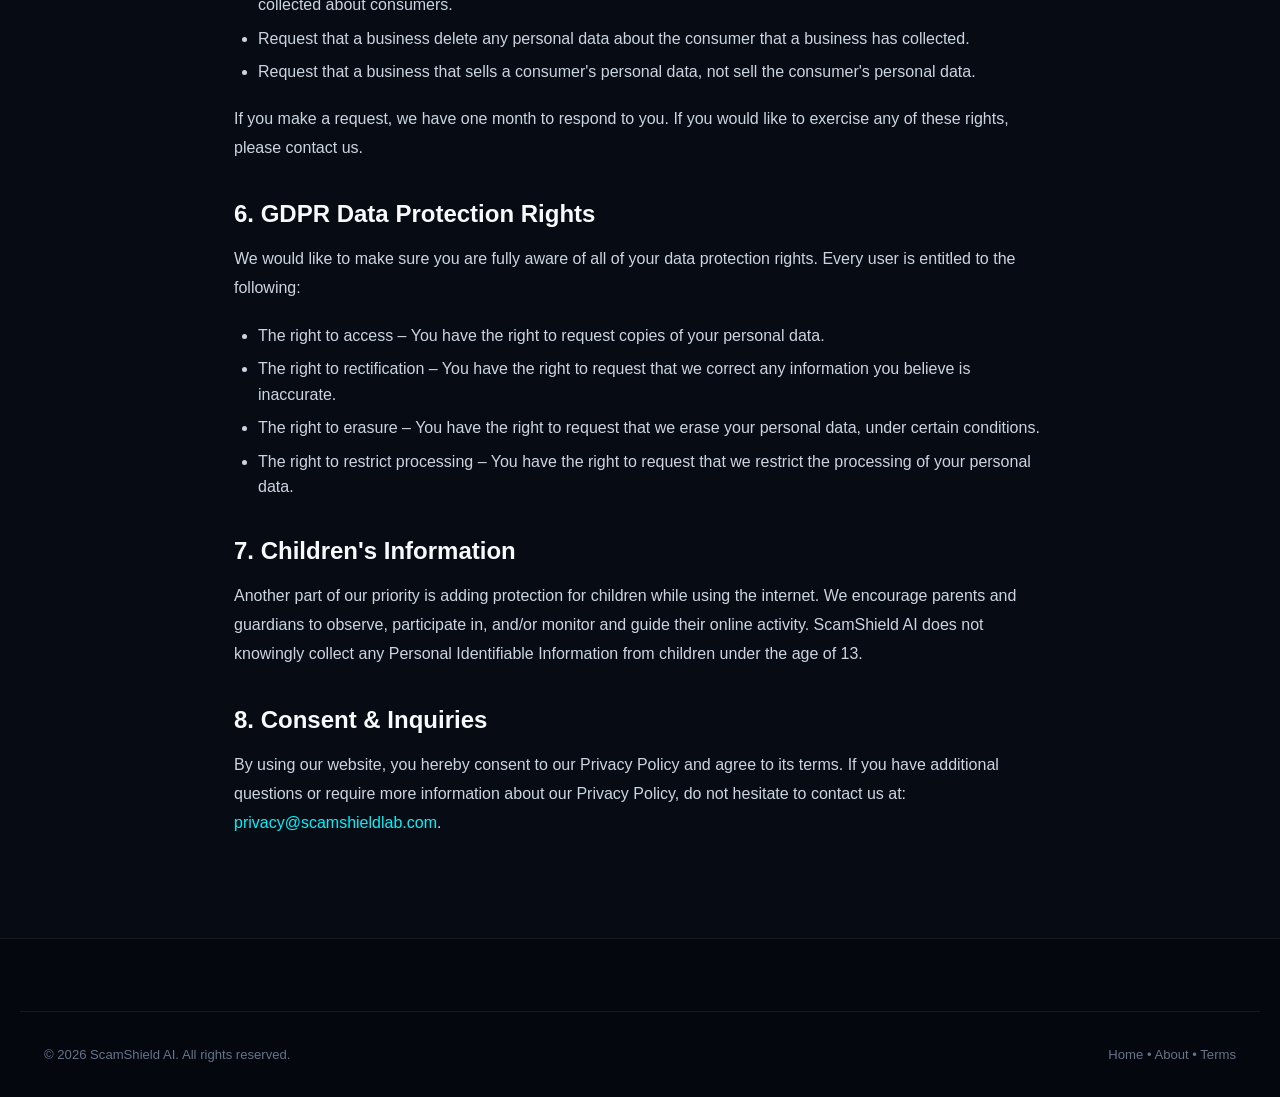
<file: privacy.html>
<!DOCTYPE html>
<html lang="en">
<head>
  <meta charset="UTF-8">
  <meta name="viewport" content="width=device-width, initial-scale=1.0">
  <title>Privacy Policy | ScamShield AI</title>
  
  <meta name="description" content="ScamShield AI Privacy Policy. Learn how we handle information, cookies, Google AdSense advertising, and user privacy rights.">
  <!-- Security Standards Compliance (Rule 2) -->
  <meta http-equiv="Content-Security-Policy" content="default-src 'self'; script-src 'self' 'unsafe-inline' https://pagead2.googlesyndication.com; style-src 'self' 'unsafe-inline' https://fonts.googleapis.com; font-src 'self' https://fonts.gstatic.com; img-src 'self' data: https:; connect-src 'self';">
  <meta http-equiv="X-Content-Type-Options" content="nosniff">
  <meta name="referrer" content="strict-origin-when-cross-origin">

  <!-- Performance Preconnect (Rule 1) -->
  <link rel="preconnect" href="https://fonts.googleapis.com">
  <link rel="preconnect" href="https://fonts.gstatic.com" crossorigin>

  <link rel="stylesheet" href="css/styles.css">
  <link rel="icon" type="image/jpeg" href="assets/images/logo.jpg">
  <script src="config.js" defer></script>

  <style>
    .legal-container {
      max-width: 860px;
      margin: 0 auto;
      padding: 3.5rem 1.5rem 5rem;
    }
    .legal-title {
      font-family: var(--font-heading);
      font-size: 2.5rem;
      font-weight: 800;
      margin-bottom: 0.5rem;
    }
    .legal-updated {
      font-size: 0.85rem;
      color: var(--text-faint);
      margin-bottom: 2rem;
      border-bottom: 1px solid var(--border-glass);
      padding-bottom: 1rem;
    }
    .legal-content h2 {
      font-family: var(--font-heading);
      font-size: 1.5rem;
      margin: 2rem 0 0.75rem;
      color: var(--text-main);
    }
    .legal-content p {
      font-size: 1rem;
      color: #CBD5E1;
      line-height: 1.8;
      margin-bottom: 1.25rem;
    }
    .legal-content ul {
      padding-left: 1.5rem;
      color: #CBD5E1;
      margin-bottom: 1.25rem;
    }
    .legal-content li {
      margin-bottom: 0.5rem;
    }
  </style>
</head>
<body>

  <!-- Universal Accessibility Skip Link (Rule 4) -->
  <a href="#main-content" class="skip-link">Skip to main content</a>

  <!-- Site Header -->
  <header class="site-header">
    <div class="container nav-inner">
      <a href="index.html" class="brand-logo" aria-label="ScamShield AI Home">
        <img src="assets/images/logo.jpg" alt="ScamShield AI Logo" class="brand-icon" width="38" height="38" decoding="async">
        <span>ScamShield<span style="color: var(--color-primary)">.AI</span></span>
      </a>
      <div class="nav-actions">
        <a href="index.html#analyzer" class="btn btn-primary">Free AI Scam Scanner</a>
      </div>
    </div>
  </header>

  <main class="legal-container" id="main-content">
    <div style="font-size: 0.85rem; color: var(--text-faint); margin-bottom: 1.25rem;">
      <a href="index.html">Home</a> &gt; <span>Privacy Policy</span>
    </div>

    <h1 class="legal-title">Privacy Policy</h1>
    <div class="legal-updated">Last Updated: October 2026</div>

    <div class="legal-content">
      <p>
        At ScamShield Lab (accessible from https://scamshieldlab.com), one of our primary priorities is the privacy of our visitors. This Privacy Policy document outlines the types of information collected and recorded by ScamShield Lab and how we utilize it.
      </p>

      <h2>1. Client-Side Security & Zero Storage Architecture</h2>
      <p>
        Our interactive tools, including the <strong>AI Scam & Phishing Text Analyzer</strong> and the <strong>Vulnerability Quiz</strong>, operate 100% on client-side browser JavaScript. We do not transmit, log, store, or sell any suspicious messages, email excerpts, phone numbers, or URLs that you paste into our tools.
      </p>

      <h2>2. Google AdSense & DoubleClick DART Cookies</h2>
      <p>
        Google is a third-party vendor on our site. It uses cookies, specifically DART cookies, to serve ads to our site visitors based upon their visit to our site and other websites across the internet.
      </p>
      <ul>
        <li>Third-party vendors, including Google, use cookies to serve ads based on a user's prior visits to this website or other websites.</li>
        <li>Google's use of advertising cookies enables it and its partners to serve ads to users based on their visit to your sites and/or other sites on the Internet.</li>
        <li>Users may opt out of personalized advertising by visiting <a href="https://www.google.com/settings/ads" target="_blank" rel="noopener">Google Ads Settings</a>.</li>
        <li>Alternatively, users can opt out of a third-party vendor's use of cookies for personalized advertising by visiting <a href="https://www.aboutads.info" target="_blank" rel="noopener">www.aboutads.info</a>.</li>
      </ul>

      <h2>3. Log Files</h2>
      <p>
        ScamShield AI follows a standard procedure of using log files. These files log visitors when they visit websites. The information collected by log files includes internet protocol (IP) addresses, browser type, Internet Service Provider (ISP), date and time stamp, referring/exit pages, and possibly the number of clicks. These are not linked to any information that is personally identifiable. The purpose of the information is for analyzing trends, administering the site, tracking users' movement on the website, and gathering demographic information.
      </p>

      <h2>4. Advertising Partners Privacy Policies</h2>
      <p>
        Third-party ad servers or ad networks use technologies like cookies, JavaScript, or Web Beacons that are used in their respective advertisements and links that appear on ScamShield AI, which are sent directly to users' browsers. They automatically receive your IP address when this occurs. These technologies are used to measure the effectiveness of their advertising campaigns and/or to personalize the advertising content that you see on websites that you visit.
      </p>
      <p>
        Note that ScamShield AI has no access to or control over these cookies that are used by third-party advertisers.
      </p>

      <h2>5. CCPA Privacy Rights (Do Not Sell My Personal Information)</h2>
      <p>Under the California Consumer Privacy Act (CCPA), California consumers have the right to:</p>
      <ul>
        <li>Request that a business disclose the categories and specific pieces of personal data that a business has collected about consumers.</li>
        <li>Request that a business delete any personal data about the consumer that a business has collected.</li>
        <li>Request that a business that sells a consumer's personal data, not sell the consumer's personal data.</li>
      </ul>
      <p>If you make a request, we have one month to respond to you. If you would like to exercise any of these rights, please contact us.</p>

      <h2>6. GDPR Data Protection Rights</h2>
      <p>We would like to make sure you are fully aware of all of your data protection rights. Every user is entitled to the following:</p>
      <ul>
        <li>The right to access – You have the right to request copies of your personal data.</li>
        <li>The right to rectification – You have the right to request that we correct any information you believe is inaccurate.</li>
        <li>The right to erasure – You have the right to request that we erase your personal data, under certain conditions.</li>
        <li>The right to restrict processing – You have the right to request that we restrict the processing of your personal data.</li>
      </ul>

      <h2>7. Children's Information</h2>
      <p>
        Another part of our priority is adding protection for children while using the internet. We encourage parents and guardians to observe, participate in, and/or monitor and guide their online activity. ScamShield AI does not knowingly collect any Personal Identifiable Information from children under the age of 13.
      </p>

      <h2>8. Consent & Inquiries</h2>
      <p>
        By using our website, you hereby consent to our Privacy Policy and agree to its terms. If you have additional questions or require more information about our Privacy Policy, do not hesitate to contact us at: <a href="mailto:privacy@scamshieldlab.com" style="color: var(--color-primary);">privacy@scamshieldlab.com</a>.
      </p>
    </div>
  </main>

  <footer class="site-footer">
    <div class="container footer-bottom-bar">
      <div>&copy; 2026 ScamShield AI. All rights reserved.</div>
      <div>
        <a href="index.html" style="color: var(--text-faint);">Home</a> &bull; 
        <a href="about.html" style="color: var(--text-faint);">About</a> &bull; 
        <a href="terms.html" style="color: var(--text-faint);">Terms</a>
      </div>
    </div>
  </footer>

</body>
</html>
</file>
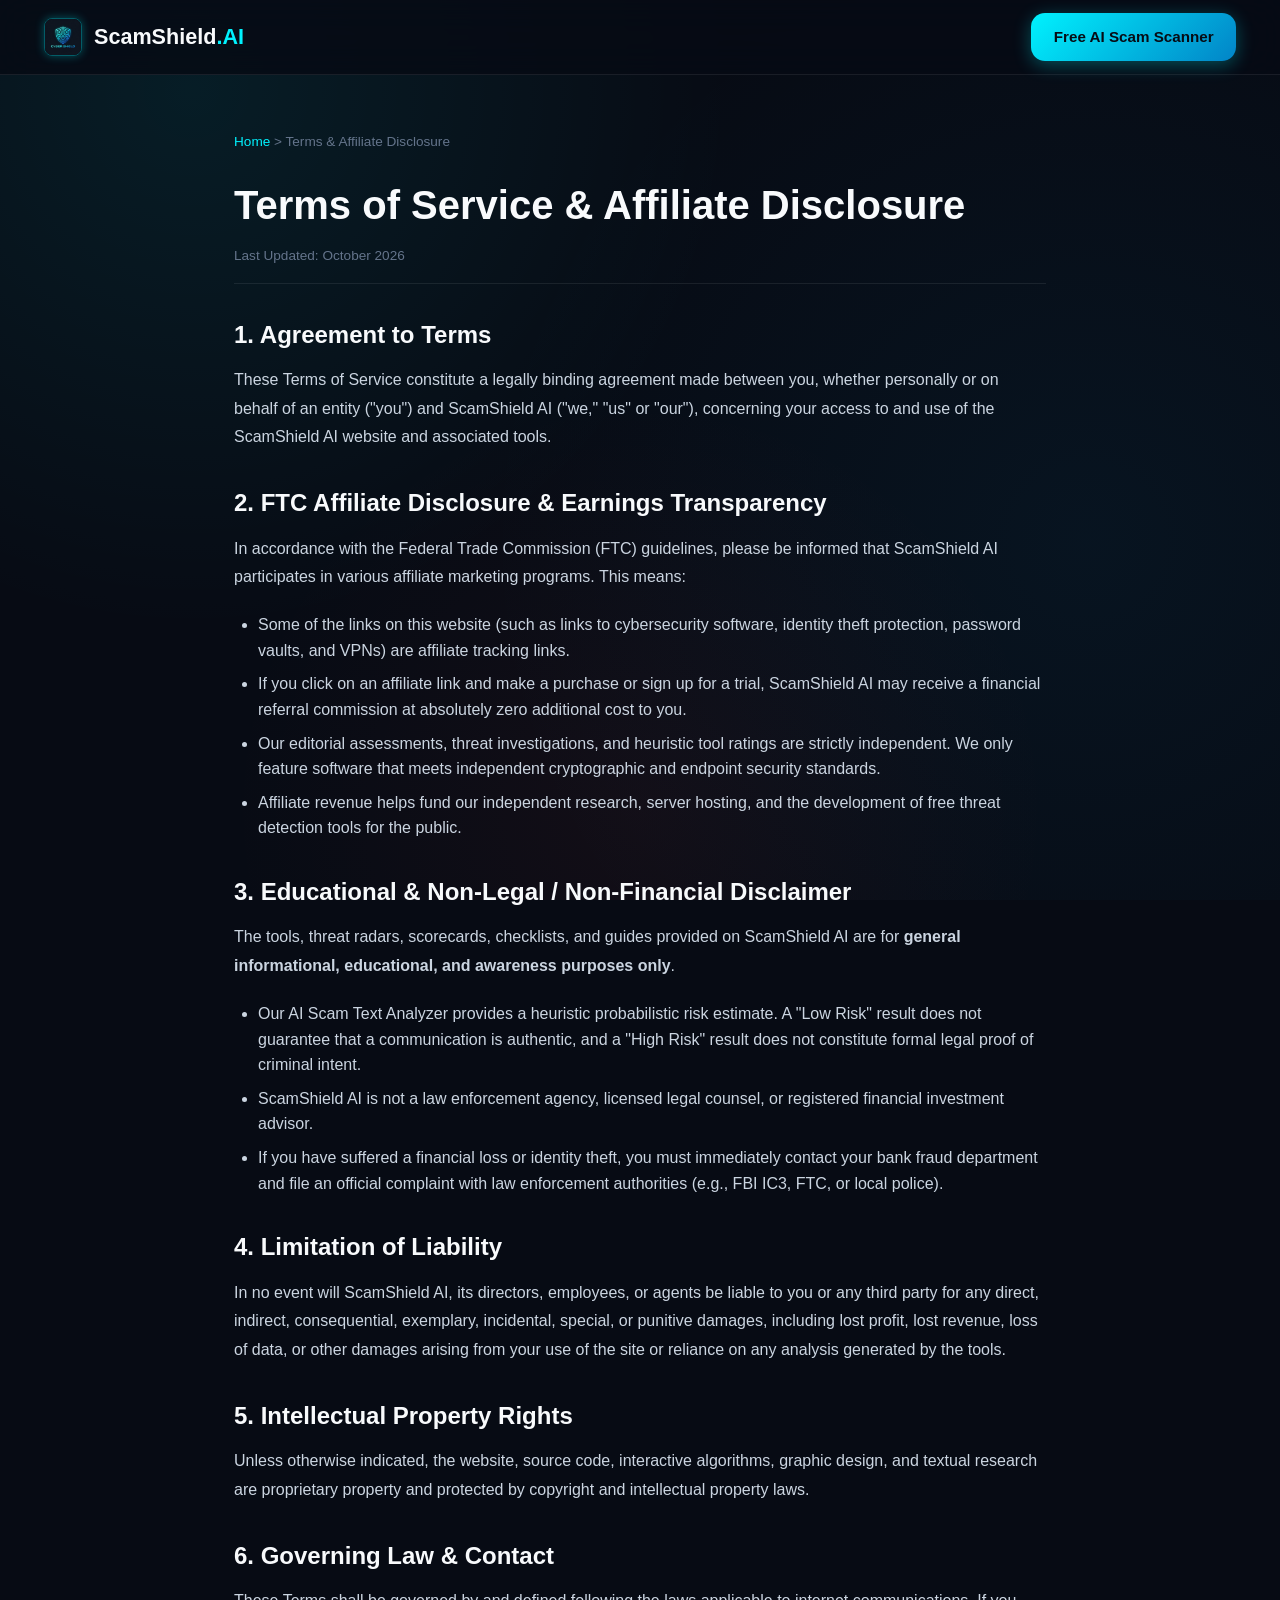
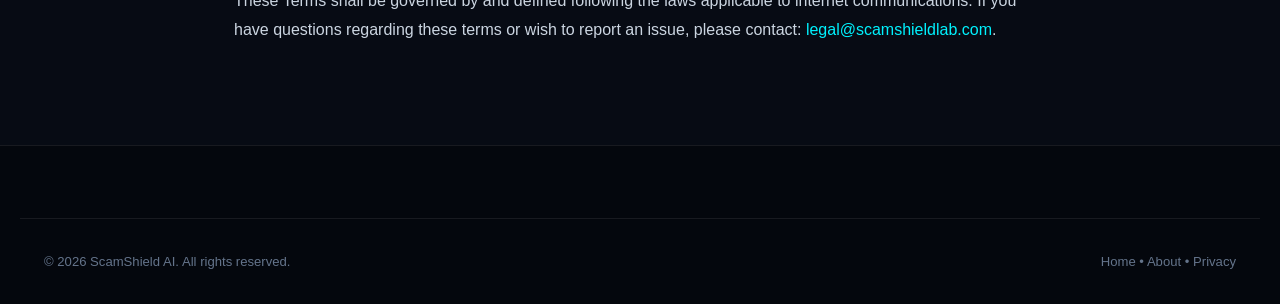
<file: terms.html>
<!DOCTYPE html>
<html lang="en">
<head>
  <meta charset="UTF-8">
  <meta name="viewport" content="width=device-width, initial-scale=1.0">
  <title>Terms of Service & Affiliate Disclosure | ScamShield AI</title>
  
  <meta name="description" content="ScamShield AI Terms of Service, Educational Disclaimer, and FTC-compliant Affiliate Earnings Disclosure.">
  <!-- Security Standards Compliance (Rule 2) -->
  <meta http-equiv="Content-Security-Policy" content="default-src 'self'; script-src 'self' 'unsafe-inline' https://pagead2.googlesyndication.com; style-src 'self' 'unsafe-inline' https://fonts.googleapis.com; font-src 'self' https://fonts.gstatic.com; img-src 'self' data: https:; connect-src 'self';">
  <meta http-equiv="X-Content-Type-Options" content="nosniff">
  <meta name="referrer" content="strict-origin-when-cross-origin">

  <!-- Performance Preconnect (Rule 1) -->
  <link rel="preconnect" href="https://fonts.googleapis.com">
  <link rel="preconnect" href="https://fonts.gstatic.com" crossorigin>

  <link rel="stylesheet" href="css/styles.css">
  <link rel="icon" type="image/jpeg" href="assets/images/logo.jpg">
  <script src="config.js" defer></script>

  <style>
    .legal-container {
      max-width: 860px;
      margin: 0 auto;
      padding: 3.5rem 1.5rem 5rem;
    }
    .legal-title {
      font-family: var(--font-heading);
      font-size: 2.5rem;
      font-weight: 800;
      margin-bottom: 0.5rem;
    }
    .legal-updated {
      font-size: 0.85rem;
      color: var(--text-faint);
      margin-bottom: 2rem;
      border-bottom: 1px solid var(--border-glass);
      padding-bottom: 1rem;
    }
    .legal-content h2 {
      font-family: var(--font-heading);
      font-size: 1.5rem;
      margin: 2rem 0 0.75rem;
      color: var(--text-main);
    }
    .legal-content p {
      font-size: 1rem;
      color: #CBD5E1;
      line-height: 1.8;
      margin-bottom: 1.25rem;
    }
    .legal-content ul {
      padding-left: 1.5rem;
      color: #CBD5E1;
      margin-bottom: 1.25rem;
    }
    .legal-content li {
      margin-bottom: 0.5rem;
    }
  </style>
</head>
<body>

  <!-- Universal Accessibility Skip Link (Rule 4) -->
  <a href="#main-content" class="skip-link">Skip to main content</a>

  <!-- Site Header -->
  <header class="site-header">
    <div class="container nav-inner">
      <a href="index.html" class="brand-logo" aria-label="ScamShield AI Home">
        <img src="assets/images/logo.jpg" alt="ScamShield AI Logo" class="brand-icon" width="38" height="38" decoding="async">
        <span>ScamShield<span style="color: var(--color-primary)">.AI</span></span>
      </a>
      <div class="nav-actions">
        <a href="index.html#analyzer" class="btn btn-primary">Free AI Scam Scanner</a>
      </div>
    </div>
  </header>

  <main class="legal-container" id="main-content">
    <div style="font-size: 0.85rem; color: var(--text-faint); margin-bottom: 1.25rem;">
      <a href="index.html">Home</a> &gt; <span>Terms & Affiliate Disclosure</span>
    </div>

    <h1 class="legal-title">Terms of Service & Affiliate Disclosure</h1>
    <div class="legal-updated">Last Updated: October 2026</div>

    <div class="legal-content">
      <h2>1. Agreement to Terms</h2>
      <p>
        These Terms of Service constitute a legally binding agreement made between you, whether personally or on behalf of an entity ("you") and ScamShield AI ("we," "us" or "our"), concerning your access to and use of the ScamShield AI website and associated tools.
      </p>

      <h2 id="affiliate-disclosure">2. FTC Affiliate Disclosure & Earnings Transparency</h2>
      <p>
        In accordance with the Federal Trade Commission (FTC) guidelines, please be informed that ScamShield AI participates in various affiliate marketing programs. This means:
      </p>
      <ul>
        <li>Some of the links on this website (such as links to cybersecurity software, identity theft protection, password vaults, and VPNs) are affiliate tracking links.</li>
        <li>If you click on an affiliate link and make a purchase or sign up for a trial, ScamShield AI may receive a financial referral commission at absolutely zero additional cost to you.</li>
        <li>Our editorial assessments, threat investigations, and heuristic tool ratings are strictly independent. We only feature software that meets independent cryptographic and endpoint security standards.</li>
        <li>Affiliate revenue helps fund our independent research, server hosting, and the development of free threat detection tools for the public.</li>
      </ul>

      <h2>3. Educational & Non-Legal / Non-Financial Disclaimer</h2>
      <p>
        The tools, threat radars, scorecards, checklists, and guides provided on ScamShield AI are for <strong>general informational, educational, and awareness purposes only</strong>.
      </p>
      <ul>
        <li>Our AI Scam Text Analyzer provides a heuristic probabilistic risk estimate. A "Low Risk" result does not guarantee that a communication is authentic, and a "High Risk" result does not constitute formal legal proof of criminal intent.</li>
        <li>ScamShield AI is not a law enforcement agency, licensed legal counsel, or registered financial investment advisor.</li>
        <li>If you have suffered a financial loss or identity theft, you must immediately contact your bank fraud department and file an official complaint with law enforcement authorities (e.g., FBI IC3, FTC, or local police).</li>
      </ul>

      <h2>4. Limitation of Liability</h2>
      <p>
        In no event will ScamShield AI, its directors, employees, or agents be liable to you or any third party for any direct, indirect, consequential, exemplary, incidental, special, or punitive damages, including lost profit, lost revenue, loss of data, or other damages arising from your use of the site or reliance on any analysis generated by the tools.
      </p>

      <h2>5. Intellectual Property Rights</h2>
      <p>
        Unless otherwise indicated, the website, source code, interactive algorithms, graphic design, and textual research are proprietary property and protected by copyright and intellectual property laws.
      </p>

      <h2>6. Governing Law & Contact</h2>
      <p>
        These Terms shall be governed by and defined following the laws applicable to internet communications. If you have questions regarding these terms or wish to report an issue, please contact: <a href="mailto:legal@scamshieldlab.com" style="color: var(--color-primary);">legal@scamshieldlab.com</a>.
      </p>
    </div>
  </main>

  <footer class="site-footer">
    <div class="container footer-bottom-bar">
      <div>&copy; 2026 ScamShield AI. All rights reserved.</div>
      <div>
        <a href="index.html" style="color: var(--text-faint);">Home</a> &bull; 
        <a href="about.html" style="color: var(--text-faint);">About</a> &bull; 
        <a href="privacy.html" style="color: var(--text-faint);">Privacy</a>
      </div>
    </div>
  </footer>

</body>
</html>
</file>
<file: css/styles.css>
/* ==========================================================================
   ScamShield AI - Ultra-Modern Cybersecurity Theme
   Aesthetics: Deep Space Navy, Neon Cyan, Glassmorphism, Responsive Grid
   ========================================================================== */

@import url('https://fonts.googleapis.com/css2?family=JetBrains+Mono:wght@400;600;700&family=Outfit:wght@500;600;700;800&family=Plus+Jakarta+Sans:wght@400;500;600;700&display=swap');

:root {
  /* Color Palette */
  --bg-dark: #070B14;
  --bg-card: rgba(15, 23, 42, 0.75);
  --bg-card-hover: rgba(30, 41, 59, 0.85);
  --bg-surface: #0E1726;
  --border-glass: rgba(255, 255, 255, 0.08);
  --border-glow: rgba(0, 242, 254, 0.35);

  --color-primary: #00F2FE;
  --color-primary-dark: #0284C7;
  --color-cyan: #06B6D4;
  --color-accent: #38BDF8;
  --color-success: #10B981;
  --color-warning: #F59E0B;
  --color-danger: #EF4444;

  --text-main: #F8FAFC;
  --text-muted: #94A3B8;
  --text-faint: #64748B;

  /* Typography */
  --font-heading: 'Outfit', sans-serif;
  --font-body: 'Plus Jakarta Sans', sans-serif;
  --font-mono: 'JetBrains Mono', monospace;

  /* Spacing & Radii */
  --radius-sm: 8px;
  --radius-md: 14px;
  --radius-lg: 20px;
  --radius-full: 9999px;
  --shadow-glow: 0 0 35px rgba(0, 242, 254, 0.15);
  --shadow-card: 0 10px 30px -5px rgba(0, 0, 0, 0.5);
  --transition-smooth: all 0.25s cubic-bezier(0.4, 0, 0.2, 1);
}

/* Accessibility Focus & Skip Link (WCAG 2.1 AA Compliance) */
.skip-link {
  position: absolute;
  top: -100px;
  left: 1rem;
  background: var(--color-primary);
  color: #070B14;
  padding: 0.75rem 1.25rem;
  font-weight: 700;
  z-index: 9999;
  border-radius: var(--radius-sm);
  text-decoration: none;
  transition: top 0.2s ease;
}

.skip-link:focus {
  top: 1rem;
}

:focus-visible {
  outline: 2px solid var(--color-primary);
  outline-offset: 3px;
}

@media (prefers-reduced-motion: reduce) {
  *, *::before, *::after {
    animation-duration: 0.01ms !important;
    animation-iteration-count: 1 !important;
    transition-duration: 0.01ms !important;
    scroll-behavior: auto !important;
  }
}

/* Base Resets */
*, *::before, *::after {
  box-sizing: border-box;
  margin: 0;
  padding: 0;
}

html {
  scroll-behavior: smooth;
  font-size: 16px;
}

body {
  background-color: var(--bg-dark);
  color: var(--text-main);
  font-family: var(--font-body);
  line-height: 1.6;
  overflow-x: hidden;
  background-image: 
    radial-gradient(circle at 15% 10%, rgba(0, 242, 254, 0.08) 0%, transparent 40%),
    radial-gradient(circle at 85% 60%, rgba(14, 165, 233, 0.06) 0%, transparent 50%),
    radial-gradient(circle at 50% 90%, rgba(239, 68, 68, 0.05) 0%, transparent 40%);
  background-attachment: fixed;
}

a {
  color: var(--color-primary);
  text-decoration: none;
  transition: var(--transition-smooth);
}

a:hover {
  color: #7DD3FC;
  text-decoration: underline;
}

/* Container */
.container {
  width: 100%;
  max-width: 1240px;
  margin: 0 auto;
  padding: 0 1.5rem;
}

/* ==========================================================================
   Header & Live Ticker
   ========================================================================== */
.site-ticker {
  background: linear-gradient(90deg, #1E1B4B 0%, #0F172A 50%, #1E1B4B 100%);
  border-bottom: 1px solid rgba(255, 255, 255, 0.08);
  font-size: 0.85rem;
  padding: 0.5rem 0;
  color: #CBD5E1;
  overflow: hidden;
  white-space: nowrap;
}

.ticker-wrap {
  display: flex;
  align-items: center;
  gap: 1.5rem;
}

.ticker-badge {
  background: var(--color-danger);
  color: #FFF;
  font-weight: 700;
  font-size: 0.72rem;
  padding: 0.2rem 0.6rem;
  border-radius: var(--radius-full);
  text-transform: uppercase;
  letter-spacing: 0.05em;
  animation: pulse-danger 2s infinite;
}

@keyframes pulse-danger {
  0%, 100% { opacity: 1; transform: scale(1); }
  50% { opacity: 0.75; transform: scale(0.97); }
}

.ticker-marquee {
  display: inline-block;
  overflow: hidden;
  text-overflow: ellipsis;
  font-family: var(--font-mono);
  font-size: 0.8rem;
}

/* Site Navbar */
.site-header {
  position: sticky;
  top: 0;
  z-index: 100;
  backdrop-filter: blur(18px);
  background: rgba(7, 11, 20, 0.85);
  border-bottom: 1px solid var(--border-glass);
}

.nav-inner {
  display: flex;
  align-items: center;
  justify-content: space-between;
  height: 74px;
}

.brand-logo {
  display: flex;
  align-items: center;
  gap: 0.75rem;
  font-family: var(--font-heading);
  font-weight: 800;
  font-size: 1.35rem;
  color: var(--text-main);
  text-decoration: none;
}

.brand-icon {
  width: 38px;
  height: 38px;
  border-radius: var(--radius-sm);
  object-fit: cover;
  border: 1px solid var(--border-glow);
  box-shadow: 0 0 10px rgba(0, 242, 254, 0.3);
}

.nav-links {
  display: flex;
  align-items: center;
  gap: 1.75rem;
  list-style: none;
}

.nav-links a {
  color: var(--text-muted);
  font-weight: 500;
  font-size: 0.95rem;
  text-decoration: none;
  transition: var(--transition-smooth);
}

.nav-links a:hover, .nav-links a.active {
  color: var(--color-primary);
}

.nav-actions {
  display: flex;
  align-items: center;
  gap: 1rem;
}

.mobile-toggle-btn {
  display: none;
  background: transparent;
  border: 1px solid var(--border-glass);
  color: var(--text-main);
  padding: 0.5rem 0.75rem;
  border-radius: var(--radius-sm);
  font-size: 1.25rem;
  cursor: pointer;
}

/* Buttons */
.btn {
  display: inline-flex;
  align-items: center;
  justify-content: center;
  gap: 0.5rem;
  padding: 0.75rem 1.4rem;
  font-weight: 600;
  font-size: 0.95rem;
  border-radius: var(--radius-md);
  cursor: pointer;
  border: none;
  text-decoration: none;
  transition: var(--transition-smooth);
}

.btn-primary {
  background: linear-gradient(135deg, #00F2FE 0%, #0284C7 100%);
  color: #070B14;
  box-shadow: 0 4px 18px rgba(0, 242, 254, 0.3);
}

.btn-primary:hover {
  background: linear-gradient(135deg, #38BDF8 0%, #0369A1 100%);
  color: #070B14;
  box-shadow: 0 6px 24px rgba(0, 242, 254, 0.45);
  transform: translateY(-1px);
  text-decoration: none;
}

.btn-secondary {
  background: rgba(255, 255, 255, 0.05);
  color: var(--text-main);
  border: 1px solid var(--border-glass);
}

.btn-secondary:hover {
  background: rgba(255, 255, 255, 0.1);
  color: #FFF;
  border-color: rgba(255, 255, 255, 0.2);
  text-decoration: none;
}

.btn-affiliate {
  background: linear-gradient(135deg, #10B981 0%, #059669 100%);
  color: #FFF;
  font-weight: 700;
  width: 100%;
}

.btn-affiliate:hover {
  background: linear-gradient(135deg, #34D399 0%, #047857 100%);
  color: #FFF;
  text-decoration: none;
  box-shadow: 0 4px 15px rgba(16, 185, 129, 0.35);
}

/* ==========================================================================
   Hero Section
   ========================================================================== */
.hero-section {
  padding: 4.5rem 0 3.5rem;
  position: relative;
}

.hero-grid {
  display: grid;
  grid-template-columns: 1.15fr 0.85fr;
  align-items: center;
  gap: 3.5rem;
}

.hero-pill {
  display: inline-flex;
  align-items: center;
  gap: 0.5rem;
  background: rgba(0, 242, 254, 0.1);
  border: 1px solid rgba(0, 242, 254, 0.3);
  padding: 0.35rem 0.9rem;
  border-radius: var(--radius-full);
  color: var(--color-primary);
  font-size: 0.85rem;
  font-weight: 600;
  margin-bottom: 1.25rem;
}

.hero-title {
  font-family: var(--font-heading);
  font-size: 3.2rem;
  font-weight: 800;
  line-height: 1.15;
  margin-bottom: 1.25rem;
  letter-spacing: -0.02em;
}

.text-gradient {
  background: linear-gradient(135deg, #00F2FE 0%, #38BDF8 50%, #818CF8 100%);
  -webkit-background-clip: text;
  -webkit-text-fill-color: transparent;
}

.hero-lead {
  font-size: 1.15rem;
  color: var(--text-muted);
  margin-bottom: 2rem;
  max-width: 580px;
}

.hero-stats-row {
  display: flex;
  gap: 2rem;
  margin-top: 2.5rem;
  padding-top: 2rem;
  border-top: 1px solid var(--border-glass);
}

.stat-item .stat-num {
  font-family: var(--font-heading);
  font-size: 1.75rem;
  font-weight: 800;
  color: var(--color-primary);
}

.stat-item .stat-label {
  font-size: 0.82rem;
  color: var(--text-muted);
}

.hero-visual-card {
  position: relative;
  border-radius: var(--radius-lg);
  overflow: hidden;
  border: 1px solid var(--border-glow);
  box-shadow: var(--shadow-glow), var(--shadow-card);
}

.hero-img {
  width: 100%;
  height: 100%;
  object-fit: cover;
  display: block;
  transition: transform 0.5s ease;
}

.hero-img:hover {
  transform: scale(1.02);
}

.hero-visual-overlay {
  position: absolute;
  bottom: 0;
  left: 0;
  right: 0;
  padding: 1.25rem;
  background: linear-gradient(180deg, transparent 0%, rgba(7, 11, 20, 0.95) 100%);
  display: flex;
  align-items: center;
  justify-content: space-between;
}

.overlay-status {
  display: flex;
  align-items: center;
  gap: 0.5rem;
  font-size: 0.85rem;
  font-family: var(--font-mono);
  color: var(--color-success);
}

.live-dot {
  width: 8px;
  height: 8px;
  background-color: var(--color-success);
  border-radius: 50%;
  box-shadow: 0 0 8px var(--color-success);
}

/* ==========================================================================
   AdSense Placement Containers (Compliant, High-CTR Layout)
   ========================================================================== */
.adsense-slot-container {
  margin: 2.5rem auto;
  text-align: center;
}

.ad-label {
  font-size: 0.7rem;
  text-transform: uppercase;
  letter-spacing: 0.08em;
  color: var(--text-faint);
  margin-bottom: 0.35rem;
  display: block;
}

.ad-slot-box {
  background: rgba(15, 23, 42, 0.45);
  border: 1px dashed rgba(255, 255, 255, 0.15);
  border-radius: var(--radius-md);
  margin: 0 auto;
  display: flex;
  flex-direction: column;
  align-items: center;
  justify-content: center;
  min-height: 90px;
  padding: 1rem;
  color: var(--text-faint);
  font-size: 0.82rem;
  transition: var(--transition-smooth);
}

.ad-slot-box:hover {
  border-color: rgba(0, 242, 254, 0.3);
}

.ad-slot-box.leaderboard {
  max-width: 728px;
  min-height: 90px;
}

.ad-slot-box.in-content {
  max-width: 650px;
  min-height: 250px;
}

/* ==========================================================================
   Section Layouts
   ========================================================================== */
.section-wrapper {
  padding: 4.5rem 0;
  border-bottom: 1px solid var(--border-glass);
}

.section-header {
  text-align: center;
  max-width: 760px;
  margin: 0 auto 3rem;
}

.section-tag {
  color: var(--color-primary);
  font-family: var(--font-mono);
  font-size: 0.85rem;
  font-weight: 600;
  text-transform: uppercase;
  letter-spacing: 0.08em;
  display: block;
  margin-bottom: 0.5rem;
}

.section-title {
  font-family: var(--font-heading);
  font-size: 2.35rem;
  font-weight: 700;
  line-height: 1.25;
  margin-bottom: 1rem;
}

.section-description {
  color: var(--text-muted);
  font-size: 1.05rem;
}

/* ==========================================================================
   Interactive AI Scam Text Analyzer Tool
   ========================================================================== */
.analyzer-card {
  background: var(--bg-card);
  backdrop-filter: blur(16px);
  border: 1px solid var(--border-glass);
  border-radius: var(--radius-lg);
  padding: 2.5rem;
  box-shadow: var(--shadow-card);
}

.analyzer-input-area {
  margin-bottom: 1.5rem;
}

.analyzer-label-row {
  display: flex;
  justify-content: space-between;
  align-items: center;
  margin-bottom: 0.75rem;
}

.analyzer-label {
  font-weight: 600;
  font-size: 1rem;
  color: var(--text-main);
}

.presets-group {
  display: flex;
  align-items: center;
  gap: 0.6rem;
  flex-wrap: wrap;
  margin-bottom: 1.25rem;
}

.presets-label {
  font-size: 0.85rem;
  color: var(--text-muted);
}

.preset-chip {
  background: rgba(255, 255, 255, 0.05);
  border: 1px solid var(--border-glass);
  color: var(--text-muted);
  padding: 0.35rem 0.8rem;
  border-radius: var(--radius-full);
  font-size: 0.82rem;
  cursor: pointer;
  display: inline-flex;
  align-items: center;
  gap: 0.4rem;
  transition: var(--transition-smooth);
}

.preset-chip .chip-dot {
  width: 6px;
  height: 6px;
  border-radius: 50%;
  background: var(--color-cyan);
}

.preset-chip:hover, .preset-chip.active {
  background: rgba(0, 242, 254, 0.15);
  color: var(--color-primary);
  border-color: rgba(0, 242, 254, 0.4);
}

.scam-textarea {
  width: 100%;
  min-height: 140px;
  background: rgba(7, 11, 20, 0.7);
  border: 1px solid var(--border-glass);
  border-radius: var(--radius-md);
  padding: 1.15rem;
  color: var(--text-main);
  font-family: var(--font-body);
  font-size: 0.95rem;
  resize: vertical;
  transition: var(--transition-smooth);
}

.scam-textarea:focus {
  outline: none;
  border-color: var(--color-primary);
  box-shadow: 0 0 15px rgba(0, 242, 254, 0.2);
}

.analyzer-actions {
  display: flex;
  align-items: center;
  gap: 1rem;
}

/* Scanning Animation Indicator */
.scanning-indicator {
  display: flex;
  align-items: center;
  justify-content: center;
  gap: 1rem;
  padding: 2rem;
  color: var(--color-primary);
  font-family: var(--font-mono);
  font-size: 0.9rem;
}

.spinner {
  width: 28px;
  height: 28px;
  border: 3px solid rgba(0, 242, 254, 0.2);
  border-top-color: var(--color-primary);
  border-radius: 50%;
  animation: spin 0.8s linear infinite;
}

@keyframes spin {
  to { transform: rotate(360deg); }
}

/* Results Display */
.analyzer-results-wrapper {
  margin-top: 2.25rem;
  padding-top: 2rem;
  border-top: 1px solid var(--border-glass);
}

.results-score-panel {
  display: grid;
  grid-template-columns: 260px 1fr;
  gap: 2rem;
  background: rgba(7, 11, 20, 0.6);
  border: 1px solid var(--border-glass);
  border-radius: var(--radius-md);
  padding: 1.75rem;
  align-items: center;
  margin-bottom: 2rem;
}

.score-dial-box {
  text-align: center;
}

.score-dial-box .score-val {
  font-family: var(--font-heading);
  font-size: 3rem;
  font-weight: 800;
  color: var(--text-main);
  line-height: 1;
}

.score-dial-box .score-label {
  font-size: 0.8rem;
  color: var(--text-muted);
  text-transform: uppercase;
  letter-spacing: 0.05em;
  margin-top: 0.35rem;
}

.meter-bar {
  width: 100%;
  height: 10px;
  background: rgba(255, 255, 255, 0.1);
  border-radius: var(--radius-full);
  overflow: hidden;
  margin-top: 1rem;
}

.meter-fill {
  height: 100%;
  width: 0%;
  transition: width 0.6s cubic-bezier(0.16, 1, 0.3, 1), background-color 0.3s ease;
}

.score-summary-box .risk-badge-text {
  font-family: var(--font-heading);
  font-size: 1.4rem;
  font-weight: 700;
  margin-bottom: 0.5rem;
}

.score-summary-box .risk-desc-text {
  color: var(--text-muted);
  font-size: 0.95rem;
}

.flags-heading {
  font-family: var(--font-heading);
  font-size: 1.15rem;
  font-weight: 700;
  margin-bottom: 1rem;
}

.flag-item {
  background: rgba(15, 23, 42, 0.5);
  border-left: 4px solid var(--color-warning);
  border-radius: var(--radius-sm);
  padding: 1rem 1.25rem;
  margin-bottom: 0.85rem;
}

.flag-item.critical {
  border-left-color: var(--color-danger);
  background: rgba(239, 68, 68, 0.07);
}

.flag-header {
  display: flex;
  align-items: center;
  gap: 0.75rem;
  margin-bottom: 0.35rem;
}

.flag-header .badge {
  font-size: 0.7rem;
  font-weight: 700;
  padding: 0.15rem 0.5rem;
  border-radius: 4px;
}

.flag-header .badge.critical {
  background: var(--color-danger);
  color: #FFF;
}

.flag-header .badge.high {
  background: var(--color-warning);
  color: #000;
}

.flag-header .flag-title {
  font-weight: 600;
  font-size: 0.95rem;
}

.flag-desc {
  font-size: 0.88rem;
  color: var(--text-muted);
}

.clean-state-box {
  display: flex;
  align-items: center;
  gap: 1.25rem;
  padding: 1.5rem;
  background: rgba(16, 185, 129, 0.08);
  border: 1px solid rgba(16, 185, 129, 0.3);
  border-radius: var(--radius-md);
  color: var(--text-main);
}

.clean-icon {
  font-size: 2.25rem;
}

/* ==========================================================================
   2026 AI Threat Radar Grid
   ========================================================================== */
.threat-controls {
  display: flex;
  justify-content: space-between;
  align-items: center;
  gap: 1rem;
  margin-bottom: 2rem;
  flex-wrap: wrap;
}

.threat-filter-tabs {
  display: flex;
  gap: 0.5rem;
  flex-wrap: wrap;
}

.threat-filter-tab {
  background: rgba(255, 255, 255, 0.05);
  border: 1px solid var(--border-glass);
  color: var(--text-muted);
  padding: 0.45rem 1rem;
  border-radius: var(--radius-full);
  font-size: 0.85rem;
  cursor: pointer;
  transition: var(--transition-smooth);
}

.threat-filter-tab:hover, .threat-filter-tab.active {
  background: var(--color-primary);
  color: #070B14;
  font-weight: 600;
}

.threat-search-box {
  position: relative;
  min-width: 260px;
}

.threat-search-input {
  width: 100%;
  background: rgba(15, 23, 42, 0.7);
  border: 1px solid var(--border-glass);
  border-radius: var(--radius-full);
  padding: 0.5rem 1.2rem;
  color: var(--text-main);
  font-size: 0.88rem;
}

.threat-search-input:focus {
  outline: none;
  border-color: var(--color-primary);
}

.threat-grid {
  display: grid;
  grid-template-columns: repeat(auto-fit, minmax(360px, 1fr));
  gap: 1.75rem;
}

.threat-card {
  background: var(--bg-card);
  backdrop-filter: blur(12px);
  border: 1px solid var(--border-glass);
  border-radius: var(--radius-lg);
  padding: 1.75rem;
  transition: var(--transition-smooth);
  display: flex;
  flex-direction: column;
}

.threat-card:hover {
  transform: translateY(-4px);
  border-color: rgba(0, 242, 254, 0.35);
  box-shadow: 0 12px 30px rgba(0, 0, 0, 0.4);
}

.threat-card-header {
  display: flex;
  justify-content: space-between;
  align-items: center;
  margin-bottom: 1rem;
}

.threat-badge {
  font-family: var(--font-mono);
  font-size: 0.72rem;
  font-weight: 700;
  padding: 0.2rem 0.6rem;
  border-radius: var(--radius-full);
}

.threat-category-tag {
  font-size: 0.78rem;
  color: var(--text-muted);
}

.threat-card-title {
  font-family: var(--font-heading);
  font-size: 1.25rem;
  font-weight: 700;
  margin-bottom: 0.6rem;
  line-height: 1.3;
}

.threat-summary {
  font-size: 0.92rem;
  color: var(--text-muted);
  margin-bottom: 1.2rem;
}

.threat-impact-row {
  background: rgba(255, 255, 255, 0.03);
  padding: 0.5rem 0.75rem;
  border-radius: var(--radius-sm);
  font-size: 0.82rem;
  color: #F87171;
  margin-bottom: 1rem;
}

.threat-section-title {
  font-weight: 700;
  font-size: 0.85rem;
  color: var(--text-main);
  margin-bottom: 0.45rem;
}

.threat-indicators-list {
  list-style: none;
  font-size: 0.85rem;
  color: var(--text-muted);
  margin-bottom: 1.2rem;
  flex-grow: 1;
}

.threat-indicators-list li {
  position: relative;
  padding-left: 1.2rem;
  margin-bottom: 0.35rem;
}

.threat-indicators-list li::before {
  content: "•";
  position: absolute;
  left: 0.3rem;
  color: var(--color-danger);
  font-weight: bold;
}

.threat-defense-box {
  background: rgba(16, 185, 129, 0.06);
  border-left: 3px solid var(--color-success);
  padding: 0.75rem 0.9rem;
  border-radius: 4px;
  font-size: 0.85rem;
  margin-bottom: 0.85rem;
}

.threat-defense-box .defense-title {
  font-weight: 700;
  color: var(--color-success);
  margin-bottom: 0.2rem;
}

.case-study-callout {
  font-size: 0.8rem;
  color: var(--text-faint);
  border-top: 1px solid var(--border-glass);
  padding-top: 0.65rem;
}

/* ==========================================================================
   Interactive Resilience Quiz
   ========================================================================== */
.quiz-wrapper-card {
  max-width: 820px;
  margin: 0 auto;
  background: var(--bg-card);
  border: 1px solid var(--border-glass);
  border-radius: var(--radius-lg);
  padding: 2.5rem;
  box-shadow: var(--shadow-card);
}

.quiz-progress-bar {
  width: 100%;
  height: 6px;
  background: rgba(255, 255, 255, 0.08);
  border-radius: var(--radius-full);
  overflow: hidden;
  margin-bottom: 1.5rem;
}

.quiz-progress-fill {
  height: 100%;
  background: linear-gradient(90deg, var(--color-primary), #0284C7);
  transition: width 0.35s ease;
}

.quiz-header-meta {
  display: flex;
  justify-content: space-between;
  align-items: center;
  font-size: 0.85rem;
  color: var(--text-muted);
  margin-bottom: 1rem;
}

.quiz-score-badge {
  font-family: var(--font-mono);
  color: var(--color-primary);
  font-weight: 600;
}

.quiz-question-title {
  font-family: var(--font-heading);
  font-size: 1.35rem;
  font-weight: 700;
  margin-bottom: 1.5rem;
  line-height: 1.4;
}

.quiz-options-list {
  display: flex;
  flex-direction: column;
  gap: 0.85rem;
}

.quiz-opt-btn {
  display: flex;
  align-items: flex-start;
  gap: 1rem;
  background: rgba(255, 255, 255, 0.04);
  border: 1px solid var(--border-glass);
  border-radius: var(--radius-md);
  padding: 1.15rem 1.25rem;
  color: var(--text-main);
  text-align: left;
  font-size: 0.95rem;
  cursor: pointer;
  transition: var(--transition-smooth);
}

.quiz-opt-btn:hover:not(:disabled) {
  background: rgba(0, 242, 254, 0.08);
  border-color: rgba(0, 242, 254, 0.3);
}

.quiz-opt-btn .opt-letter {
  display: flex;
  align-items: center;
  justify-content: center;
  width: 28px;
  height: 28px;
  background: rgba(255, 255, 255, 0.08);
  border-radius: 50%;
  font-weight: 700;
  font-size: 0.85rem;
  flex-shrink: 0;
}

.quiz-opt-btn.correct {
  background: rgba(16, 185, 129, 0.15);
  border-color: var(--color-success);
}

.quiz-opt-btn.correct .opt-letter {
  background: var(--color-success);
  color: #FFF;
}

.quiz-opt-btn.wrong {
  background: rgba(239, 68, 68, 0.15);
  border-color: var(--color-danger);
}

.quiz-opt-btn.wrong .opt-letter {
  background: var(--color-danger);
  color: #FFF;
}

.quiz-feedback-box {
  padding: 1.15rem;
  border-radius: var(--radius-md);
  margin-top: 1.25rem;
  font-size: 0.92rem;
}

.quiz-feedback-box.success {
  background: rgba(16, 185, 129, 0.1);
  border: 1px solid rgba(16, 185, 129, 0.3);
  color: #A7F3D0;
}

.quiz-feedback-box.danger {
  background: rgba(239, 68, 68, 0.1);
  border: 1px solid rgba(239, 68, 68, 0.3);
  color: #FECACA;
}

.quiz-final-results {
  text-align: center;
  padding: 1.5rem 0;
}

.final-score-circle {
  width: 140px;
  height: 140px;
  border-radius: 50%;
  border: 4px solid var(--color-primary);
  display: flex;
  flex-direction: column;
  align-items: center;
  justify-content: center;
  margin: 0 auto 1.5rem;
  box-shadow: 0 0 25px rgba(0, 242, 254, 0.25);
}

.final-score-circle .score-number {
  font-family: var(--font-heading);
  font-size: 2.75rem;
  font-weight: 800;
  line-height: 1;
}

.final-score-circle .score-denom {
  font-size: 0.8rem;
  color: var(--text-muted);
}

.final-rating-title {
  font-family: var(--font-heading);
  font-size: 1.5rem;
  font-weight: 700;
  margin-bottom: 0.75rem;
}

.final-guidance {
  color: var(--text-muted);
  max-width: 560px;
  margin: 0 auto 1.5rem;
}

/* ==========================================================================
   Emergency Incident Playbook Checklist
   ========================================================================== */
.playbook-container {
  max-width: 900px;
  margin: 0 auto;
}

.playbook-header-row {
  display: flex;
  justify-content: space-between;
  align-items: center;
  margin-bottom: 1.5rem;
}

.playbook-progress-counter {
  font-family: var(--font-mono);
  font-size: 0.85rem;
  color: var(--color-primary);
}

.playbook-step-card {
  display: flex;
  align-items: flex-start;
  gap: 1.25rem;
  background: var(--bg-card);
  border: 1px solid var(--border-glass);
  border-radius: var(--radius-md);
  padding: 1.35rem 1.5rem;
  margin-bottom: 1rem;
  transition: var(--transition-smooth);
}

.playbook-step-card.completed {
  opacity: 0.65;
  background: rgba(16, 185, 129, 0.05);
  border-color: rgba(16, 185, 129, 0.25);
}

.playbook-checkbox-wrapper {
  margin-top: 0.25rem;
}

.incident-task-checkbox {
  width: 20px;
  height: 20px;
  accent-color: var(--color-primary);
  cursor: pointer;
}

.playbook-step-info {
  flex-grow: 1;
}

.playbook-step-title {
  font-weight: 700;
  font-size: 1.05rem;
  margin-bottom: 0.25rem;
}

.playbook-step-desc {
  font-size: 0.88rem;
  color: var(--text-muted);
  margin-bottom: 0.5rem;
}

.playbook-step-link {
  font-size: 0.82rem;
  font-weight: 600;
}

/* ==========================================================================
   Cybersecurity Affiliate Defense Stack (High Revenue Payouts)
   ========================================================================== */
.affiliate-stack-grid {
  display: grid;
  grid-template-columns: repeat(auto-fit, minmax(260px, 1fr));
  gap: 1.5rem;
}

.affiliate-card {
  position: relative;
  background: var(--bg-card);
  border: 1px solid var(--border-glass);
  border-radius: var(--radius-lg);
  padding: 2rem 1.5rem;
  text-align: center;
  display: flex;
  flex-direction: column;
  transition: var(--transition-smooth);
}

.affiliate-card:hover {
  transform: translateY(-5px);
  border-color: rgba(16, 185, 129, 0.4);
  box-shadow: 0 10px 25px rgba(16, 185, 129, 0.15);
}

.affiliate-card-badge {
  position: absolute;
  top: 1rem;
  right: 1rem;
  background: rgba(16, 185, 129, 0.15);
  color: var(--color-success);
  border: 1px solid rgba(16, 185, 129, 0.3);
  font-size: 0.72rem;
  font-weight: 700;
  padding: 0.2rem 0.55rem;
  border-radius: var(--radius-full);
}

.affiliate-icon-box {
  font-size: 2.25rem;
  margin: 0.5rem auto 1rem;
}

.affiliate-name {
  font-family: var(--font-heading);
  font-size: 1.2rem;
  font-weight: 700;
  margin-bottom: 0.5rem;
}

.affiliate-tagline {
  font-size: 0.85rem;
  color: var(--text-muted);
  margin-bottom: 1.5rem;
  flex-grow: 1;
}

.affiliate-disclosure-note {
  margin-top: 1.5rem;
  text-align: center;
  font-size: 0.78rem;
  color: var(--text-faint);
}

/* ==========================================================================
   Featured Guides Section (High-CPC SEO Pillar Pages)
   ========================================================================== */
.guides-grid {
  display: grid;
  grid-template-columns: repeat(auto-fit, minmax(360px, 1fr));
  gap: 2rem;
}

.guide-card {
  background: var(--bg-card);
  border: 1px solid var(--border-glass);
  border-radius: var(--radius-lg);
  overflow: hidden;
  transition: var(--transition-smooth);
  display: flex;
  flex-direction: column;
}

.guide-card:hover {
  transform: translateY(-4px);
  border-color: rgba(0, 242, 254, 0.3);
}

.guide-thumb-wrap {
  position: relative;
  height: 200px;
  overflow: hidden;
}

.guide-thumb {
  width: 100%;
  height: 100%;
  object-fit: cover;
  transition: transform 0.4s ease;
}

.guide-card:hover .guide-thumb {
  transform: scale(1.05);
}

.guide-read-time {
  position: absolute;
  bottom: 0.75rem;
  right: 0.75rem;
  background: rgba(0, 0, 0, 0.75);
  backdrop-filter: blur(8px);
  padding: 0.2rem 0.6rem;
  border-radius: var(--radius-sm);
  font-size: 0.75rem;
  color: #FFF;
}

.guide-card-content {
  padding: 1.5rem;
  display: flex;
  flex-direction: column;
  flex-grow: 1;
}

.guide-tag {
  color: var(--color-primary);
  font-size: 0.75rem;
  font-weight: 700;
  text-transform: uppercase;
  margin-bottom: 0.4rem;
}

.guide-title {
  font-family: var(--font-heading);
  font-size: 1.25rem;
  font-weight: 700;
  margin-bottom: 0.65rem;
  line-height: 1.35;
}

.guide-title a {
  color: var(--text-main);
}

.guide-title a:hover {
  color: var(--color-primary);
}

.guide-excerpt {
  font-size: 0.88rem;
  color: var(--text-muted);
  margin-bottom: 1.25rem;
  flex-grow: 1;
}

.guide-footer-link {
  font-weight: 600;
  font-size: 0.85rem;
}

/* ==========================================================================
   FAQ Section Accordion
   ========================================================================== */
.faq-list {
  max-width: 820px;
  margin: 0 auto;
}

.faq-item {
  background: var(--bg-card);
  border: 1px solid var(--border-glass);
  border-radius: var(--radius-md);
  margin-bottom: 0.85rem;
  overflow: hidden;
  transition: var(--transition-smooth);
}

.faq-item-header {
  padding: 1.25rem 1.5rem;
  cursor: pointer;
  display: flex;
  justify-content: space-between;
  align-items: center;
  font-weight: 600;
  font-size: 1rem;
}

.faq-item-header:hover {
  color: var(--color-primary);
}

.faq-toggle-icon {
  font-size: 1.15rem;
  transition: transform 0.25s ease;
}

.faq-item.active .faq-toggle-icon {
  transform: rotate(45deg);
  color: var(--color-primary);
}

.faq-item-body {
  max-height: 0;
  overflow: hidden;
  transition: max-height 0.35s ease, padding 0.35s ease;
  padding: 0 1.5rem;
  color: var(--text-muted);
  font-size: 0.92rem;
  line-height: 1.6;
}

.faq-item.active .faq-item-body {
  max-height: 300px;
  padding-bottom: 1.25rem;
}

/* ==========================================================================
   Footer
   ========================================================================== */
.site-footer {
  background: #04070D;
  border-top: 1px solid var(--border-glass);
  padding: 4.5rem 0 2rem;
}

.footer-grid {
  display: grid;
  grid-template-columns: 1.5fr repeat(3, 1fr);
  gap: 3rem;
  margin-bottom: 3.5rem;
}

.footer-brand-desc {
  color: var(--text-muted);
  font-size: 0.88rem;
  margin-top: 1rem;
  max-width: 320px;
}

.footer-col-title {
  font-family: var(--font-heading);
  font-size: 0.95rem;
  font-weight: 700;
  text-transform: uppercase;
  letter-spacing: 0.05em;
  margin-bottom: 1.25rem;
  color: var(--text-main);
}

.footer-nav-list {
  list-style: none;
}

.footer-nav-list li {
  margin-bottom: 0.65rem;
}

.footer-nav-list a {
  color: var(--text-muted);
  font-size: 0.88rem;
  text-decoration: none;
}

.footer-nav-list a:hover {
  color: var(--color-primary);
}

.footer-bottom-bar {
  display: flex;
  justify-content: space-between;
  align-items: center;
  padding-top: 2rem;
  border-top: 1px solid var(--border-glass);
  font-size: 0.82rem;
  color: var(--text-faint);
  flex-wrap: wrap;
  gap: 1rem;
}

/* ==========================================================================
   Responsive Breakpoints
   ========================================================================== */
@media (max-width: 1024px) {
  .hero-grid {
    grid-template-columns: 1fr;
    gap: 2.5rem;
  }
  .footer-grid {
    grid-template-columns: 1fr 1fr;
  }
  .results-score-panel {
    grid-template-columns: 1fr;
  }
}

@media (max-width: 768px) {
  .hero-title {
    font-size: 2.35rem;
  }
  .nav-links {
    display: none;
    position: absolute;
    top: 74px;
    left: 0;
    right: 0;
    background: rgba(7, 11, 20, 0.98);
    flex-direction: column;
    padding: 1.5rem;
    border-bottom: 1px solid var(--border-glass);
    gap: 1rem;
  }
  .nav-links.open {
    display: flex;
  }
  .mobile-toggle-btn {
    display: block;
  }
  .analyzer-card {
    padding: 1.5rem;
  }
  .footer-grid {
    grid-template-columns: 1fr;
    gap: 2rem;
  }
}
</file>
